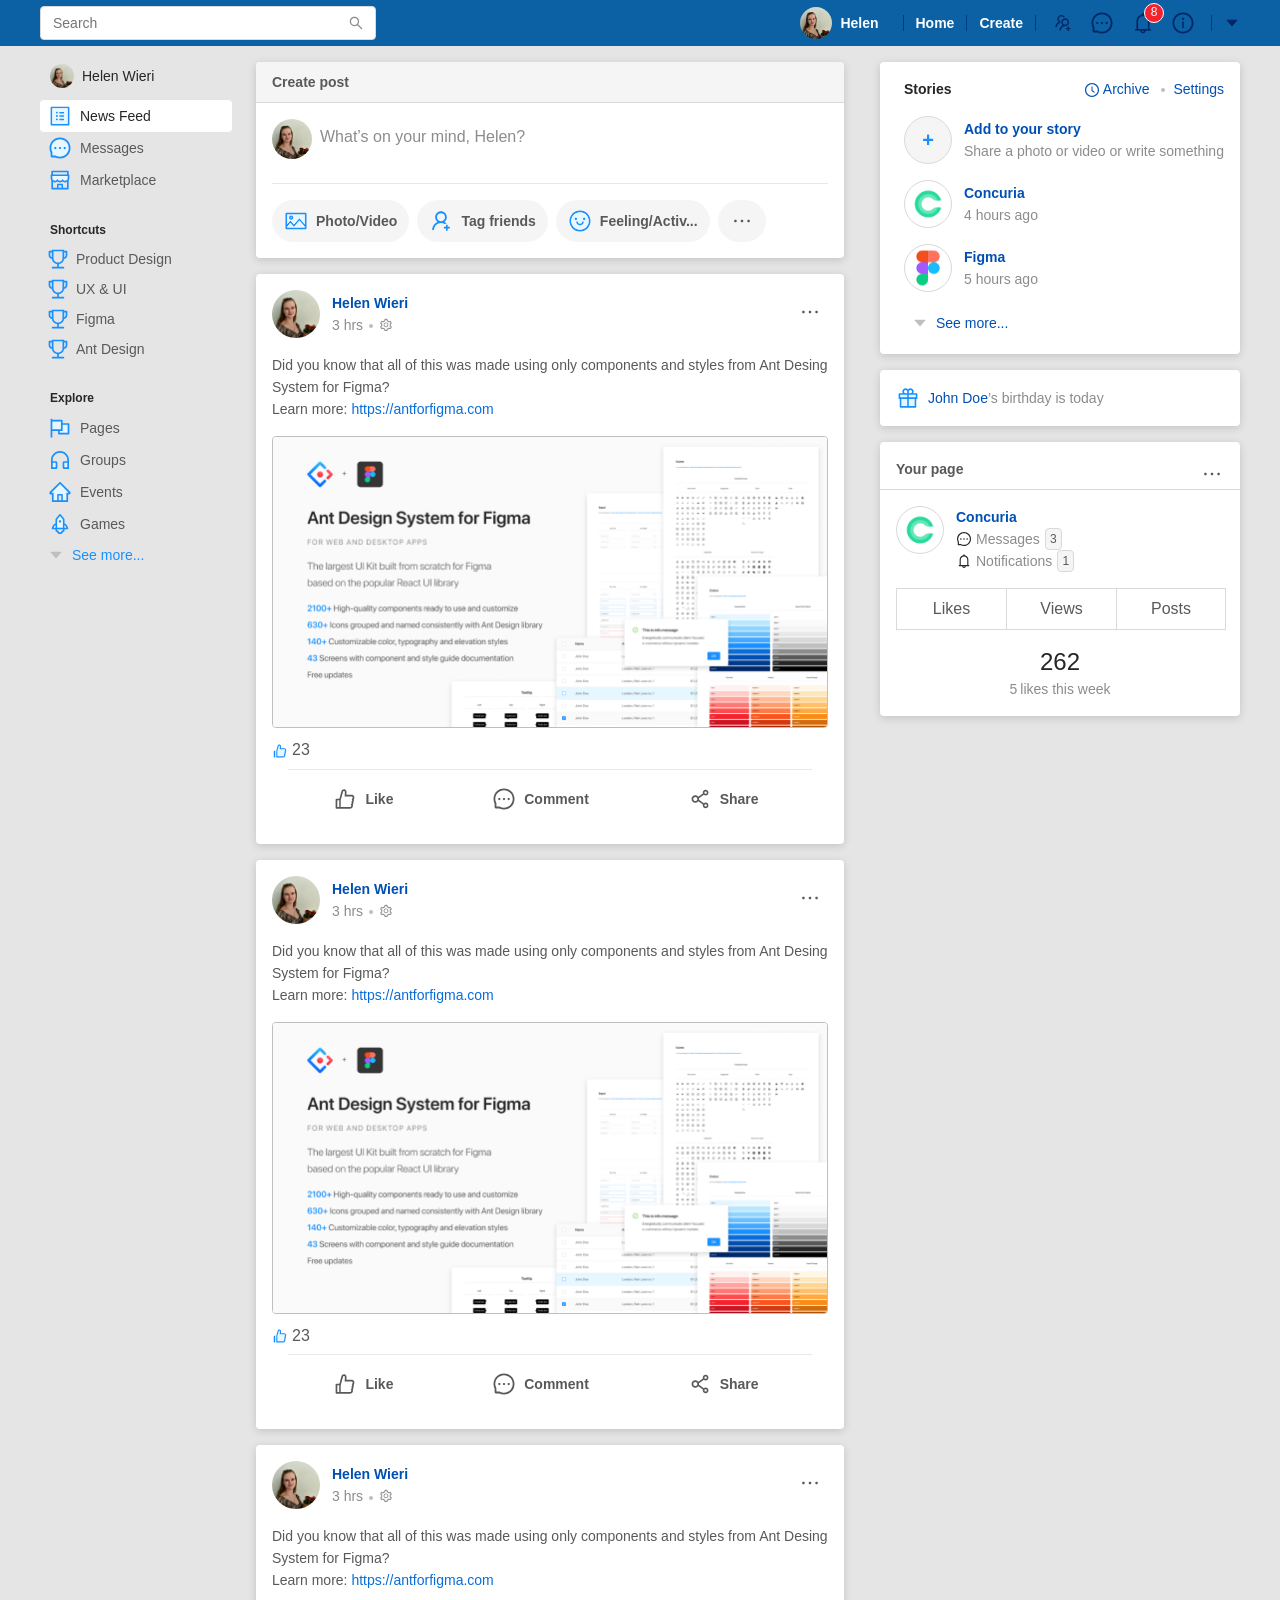
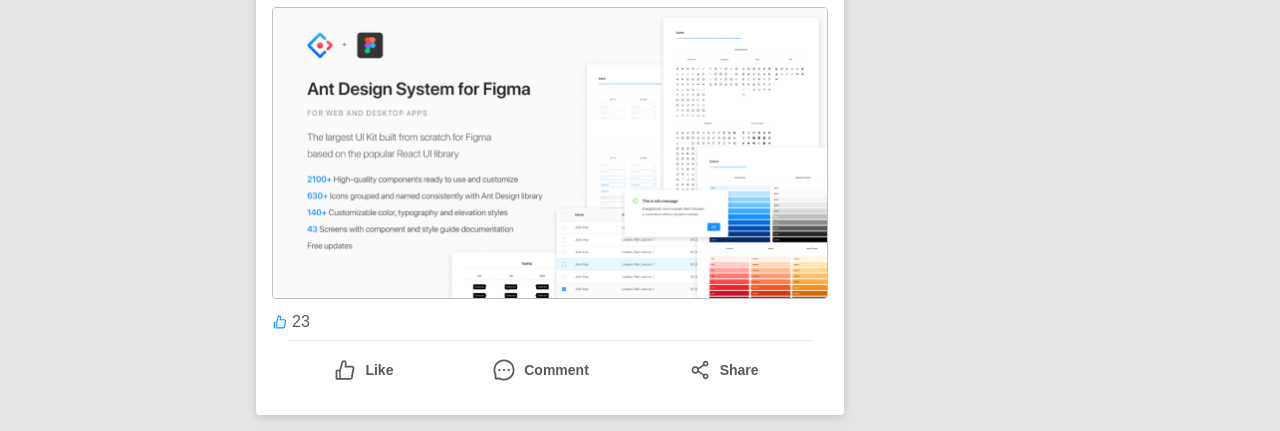
<file: distance/index.html>
<!DOCTYPE html>
<html lang="ru">
<head>
    <meta charset="UTF-8">
    <meta name="viewport" content="width=device-width, initial-scale=1.0">
    <title>Дистанция</title>
    <link rel="stylesheet" href="css/normalize.css">
    <link rel="stylesheet" href="css/style.css">
</head>
<body>
    <header class="header">
        <div class="header-block">
            <button class="m-menu">
                <span class="line"></span>
                <span class="line"></span>
                <span class="line"></span>
            </button>
            <div class="seach">
                <input type="text" class="search-input" autocomplete="off" placeholder="Search">
            </div>
            <div class="havigation">
                <div class="user">
                    <img src="img/avatar.jpg" alt="avatar" class="user-avatar">
                    <span class="user-name">Helen</span>
                </div>
                <nav class="navigation-panel">
                    <a href="#" class="navigation-link">Home</a>
                    <a href="#" class="navigation-link">Create</a>
                </nav>
                <div class="icons-panel">
                    <a href="#" class="icon-link">
                        <svg width="20" height="20" class="header-icon">
                            <use xlink:href="img/icons.svg#users-icon"></use>
                        </svg>   
                    </a>
                    <a href="#" class="icon-link">
                        <svg width="24" height="24" class="header-icon">
                            <use xlink:href="img/icons.svg#chat-icon"></use>
                        </svg>
                    </a>
                    <a href="#" class="icon-link">
                        <span class="notification">8</span>
                        <svg width="24" height="24" class="header-icon">
                            <use xlink:href="img/icons.svg#bell-icon"></use>
                        </svg>
                    </a>
                    <a href="#" class="icon-link">
                        <svg width="22" height="22" class="header-icon">
                            <use xlink:href="img/icons.svg#info-icon"></use>
                        </svg>                       
                    </a>
                    <a href="#" class="icon-link">
                        <svg width="16" height="16" class="header-icon">
                            <use xlink:href="img/icons.svg#dropdown-icon"></use>
                        </svg>                       
                    </a>
                </div>
            </div>
        </div>
    </header>
    <div class="container">
        <div class="menu-sidebar">
            <div class="user">
                <img src="img/avatar.jpg" alt="avatar" class="user-avatar">
                <span class="user-name">Helen Wieri</span>
            </div>
          <!-- /.user -->
          <nav class="nav-group">
              <a href="#" class="nav-link active">
                <svg width="24" height="24" viewBox="0 0 24 24" fill="none" xmlns="http://www.w3.org/2000/svg">
                    <path d="M20.625 2.625H3.375C2.96016 2.625 2.625 2.96016 2.625 3.375V20.625C2.625 21.0398 2.96016 21.375 3.375 21.375H20.625C21.0398 21.375 21.375 21.0398 21.375 20.625V3.375C21.375 2.96016 21.0398 2.625 20.625 2.625ZM19.6875 19.6875H4.3125V4.3125H19.6875V19.6875Z" fill="#1890FF"/>
                    <path d="M4.3125 19.6875H19.6875V4.3125H4.3125V19.6875ZM11.3438 8.0625C11.3438 7.95937 11.4281 7.875 11.5312 7.875H15.8438C15.9469 7.875 16.0312 7.95937 16.0312 8.0625V9.1875C16.0312 9.29063 15.9469 9.375 15.8438 9.375H11.5312C11.4281 9.375 11.3438 9.29063 11.3438 9.1875V8.0625ZM11.3438 11.4375C11.3438 11.3344 11.4281 11.25 11.5312 11.25H15.8438C15.9469 11.25 16.0312 11.3344 16.0312 11.4375V12.5625C16.0312 12.6656 15.9469 12.75 15.8438 12.75H11.5312C11.4281 12.75 11.3438 12.6656 11.3438 12.5625V11.4375ZM11.3438 14.8125C11.3438 14.7094 11.4281 14.625 11.5312 14.625H15.8438C15.9469 14.625 16.0312 14.7094 16.0312 14.8125V15.9375C16.0312 16.0406 15.9469 16.125 15.8438 16.125H11.5312C11.4281 16.125 11.3438 16.0406 11.3438 15.9375V14.8125ZM8.90625 7.6875C9.42422 7.6875 9.84375 8.10703 9.84375 8.625C9.84375 9.14297 9.42422 9.5625 8.90625 9.5625C8.38828 9.5625 7.96875 9.14297 7.96875 8.625C7.96875 8.10703 8.38828 7.6875 8.90625 7.6875ZM8.90625 11.0625C9.42422 11.0625 9.84375 11.482 9.84375 12C9.84375 12.518 9.42422 12.9375 8.90625 12.9375C8.38828 12.9375 7.96875 12.518 7.96875 12C7.96875 11.482 8.38828 11.0625 8.90625 11.0625ZM8.90625 14.4375C9.42422 14.4375 9.84375 14.857 9.84375 15.375C9.84375 15.893 9.42422 16.3125 8.90625 16.3125C8.38828 16.3125 7.96875 15.893 7.96875 15.375C7.96875 14.857 8.38828 14.4375 8.90625 14.4375Z" fill="#E6F7FF"/>
                    <path d="M7.96875 15.375C7.96875 15.6236 8.06752 15.8621 8.24334 16.0379C8.41915 16.2137 8.65761 16.3125 8.90625 16.3125C9.15489 16.3125 9.39335 16.2137 9.56916 16.0379C9.74498 15.8621 9.84375 15.6236 9.84375 15.375C9.84375 15.1264 9.74498 14.8879 9.56916 14.7121C9.39335 14.5363 9.15489 14.4375 8.90625 14.4375C8.65761 14.4375 8.41915 14.5363 8.24334 14.7121C8.06752 14.8879 7.96875 15.1264 7.96875 15.375ZM7.96875 12C7.96875 12.2486 8.06752 12.4871 8.24334 12.6629C8.41915 12.8387 8.65761 12.9375 8.90625 12.9375C9.15489 12.9375 9.39335 12.8387 9.56916 12.6629C9.74498 12.4871 9.84375 12.2486 9.84375 12C9.84375 11.7514 9.74498 11.5129 9.56916 11.3371C9.39335 11.1613 9.15489 11.0625 8.90625 11.0625C8.65761 11.0625 8.41915 11.1613 8.24334 11.3371C8.06752 11.5129 7.96875 11.7514 7.96875 12ZM7.96875 8.625C7.96875 8.87364 8.06752 9.1121 8.24334 9.28791C8.41915 9.46373 8.65761 9.5625 8.90625 9.5625C9.15489 9.5625 9.39335 9.46373 9.56916 9.28791C9.74498 9.1121 9.84375 8.87364 9.84375 8.625C9.84375 8.37636 9.74498 8.1379 9.56916 7.96209C9.39335 7.78627 9.15489 7.6875 8.90625 7.6875C8.65761 7.6875 8.41915 7.78627 8.24334 7.96209C8.06752 8.1379 7.96875 8.37636 7.96875 8.625ZM11.5312 16.125H15.8438C15.9469 16.125 16.0312 16.0406 16.0312 15.9375V14.8125C16.0312 14.7094 15.9469 14.625 15.8438 14.625H11.5312C11.4281 14.625 11.3438 14.7094 11.3438 14.8125V15.9375C11.3438 16.0406 11.4281 16.125 11.5312 16.125ZM11.5312 12.75H15.8438C15.9469 12.75 16.0312 12.6656 16.0312 12.5625V11.4375C16.0312 11.3344 15.9469 11.25 15.8438 11.25H11.5312C11.4281 11.25 11.3438 11.3344 11.3438 11.4375V12.5625C11.3438 12.6656 11.4281 12.75 11.5312 12.75ZM11.5312 9.375H15.8438C15.9469 9.375 16.0312 9.29062 16.0312 9.1875V8.0625C16.0312 7.95937 15.9469 7.875 15.8438 7.875H11.5312C11.4281 7.875 11.3438 7.95937 11.3438 8.0625V9.1875C11.3438 9.29062 11.4281 9.375 11.5312 9.375Z" fill="#1890FF"/>
                    </svg>
                    <span class="nav-text"> News Feed </span>
               </a>
               <a href="#" class="nav-link">
                <svg width="24" height="24" viewBox="0 0 24 24" fill="none" xmlns="http://www.w3.org/2000/svg">
                    <path d="M18.1719 5.83371C17.3735 5.03264 16.426 4.39565 15.3828 3.95871C14.3129 3.50917 13.1637 3.27885 12.0031 3.28136H11.9633C9.62659 3.29074 7.43987 4.2048 5.80393 5.85714C4.16565 7.50949 3.27268 9.70324 3.28206 12.04C3.28909 13.4532 3.64065 14.8571 4.30159 16.097L4.40706 16.2939V19.5939H7.70706L7.90393 19.6993C9.14377 20.3603 10.5477 20.7118 11.961 20.7189H12.0008C14.3211 20.7189 16.5008 19.8235 18.1438 18.197C19.7938 16.561 20.7102 14.3743 20.7242 12.04C20.7289 10.854 20.5016 9.70558 20.0469 8.62277C19.6097 7.57975 18.9727 6.63229 18.1719 5.83371ZM7.31331 13.1251C7.01891 13.1191 6.73861 12.9979 6.53253 12.7876C6.32646 12.5773 6.21104 12.2946 6.21104 12.0001C6.21104 11.7057 6.32646 11.4229 6.53253 11.2126C6.73861 11.0023 7.01891 10.8811 7.31331 10.8751C7.6077 10.8811 7.88801 11.0023 8.09408 11.2126C8.30015 11.4229 8.41558 11.7057 8.41558 12.0001C8.41558 12.2946 8.30015 12.5773 8.09408 12.7876C7.88801 12.9979 7.6077 13.1191 7.31331 13.1251ZM12.0008 13.1251C11.7064 13.1191 11.4261 12.9979 11.22 12.7876C11.014 12.5773 10.8985 12.2946 10.8985 12.0001C10.8985 11.7057 11.014 11.4229 11.22 11.2126C11.4261 11.0023 11.7064 10.8811 12.0008 10.8751C12.2952 10.8811 12.5755 11.0023 12.7816 11.2126C12.9877 11.4229 13.1031 11.7057 13.1031 12.0001C13.1031 12.2946 12.9877 12.5773 12.7816 12.7876C12.5755 12.9979 12.2952 13.1191 12.0008 13.1251ZM16.6883 13.1251C16.3939 13.1191 16.1136 12.9979 15.9075 12.7876C15.7015 12.5773 15.586 12.2946 15.586 12.0001C15.586 11.7057 15.7015 11.4229 15.9075 11.2126C16.1136 11.0023 16.3939 10.8811 16.6883 10.8751C16.9827 10.8811 17.263 11.0023 17.4691 11.2126C17.6752 11.4229 17.7906 11.7057 17.7906 12.0001C17.7906 12.2946 17.6752 12.5773 17.4691 12.7876C17.263 12.9979 16.9827 13.1191 16.6883 13.1251Z" fill="#E6F7FF"/>
                    <path d="M15.5625 12C15.5625 12.2984 15.681 12.5845 15.892 12.7955C16.103 13.0065 16.3891 13.125 16.6875 13.125C16.9859 13.125 17.272 13.0065 17.483 12.7955C17.694 12.5845 17.8125 12.2984 17.8125 12C17.8125 11.7016 17.694 11.4155 17.483 11.2045C17.272 10.9935 16.9859 10.875 16.6875 10.875C16.3891 10.875 16.103 10.9935 15.892 11.2045C15.681 11.4155 15.5625 11.7016 15.5625 12ZM6.1875 12C6.1875 12.2984 6.30603 12.5845 6.517 12.7955C6.72798 13.0065 7.01413 13.125 7.3125 13.125C7.61087 13.125 7.89702 13.0065 8.108 12.7955C8.31897 12.5845 8.4375 12.2984 8.4375 12C8.4375 11.7016 8.31897 11.4155 8.108 11.2045C7.89702 10.9935 7.61087 10.875 7.3125 10.875C7.01413 10.875 6.72798 10.9935 6.517 11.2045C6.30603 11.4155 6.1875 11.7016 6.1875 12Z" fill="#1890FF"/>
                    <path d="M21.6846 7.93125C21.1549 6.67266 20.3955 5.54297 19.4275 4.57266C18.4663 3.60796 17.3253 2.84114 16.0689 2.31563C14.7799 1.77422 13.4111 1.5 12.0002 1.5H11.9533C10.533 1.50703 9.15723 1.78828 7.86348 2.34141C6.61791 2.87232 5.48753 3.64049 4.53535 4.60312C3.57676 5.57109 2.82441 6.69609 2.3041 7.95C1.76504 9.24844 1.49316 10.6289 1.50019 12.0492C1.50815 13.6769 1.89322 15.2806 2.62519 16.7344V20.2969C2.62519 20.5828 2.73878 20.857 2.94097 21.0592C3.14316 21.2614 3.41738 21.375 3.70332 21.375H7.26816C8.72198 22.107 10.3257 22.492 11.9533 22.5H12.0025C13.4064 22.5 14.7682 22.2281 16.0502 21.6961C17.3002 21.1768 18.437 20.419 19.3971 19.4648C20.365 18.5063 21.1268 17.3859 21.6588 16.1367C22.2119 14.843 22.4932 13.4672 22.5002 12.0469C22.5072 10.6195 22.2307 9.23438 21.6846 7.93125ZM18.1432 18.1969C16.5002 19.8234 14.3205 20.7188 12.0002 20.7188H11.9604C10.5471 20.7117 9.14316 20.3602 7.90332 19.6992L7.70644 19.5938H4.40644V16.2938L4.30098 16.0969C3.64004 14.857 3.28848 13.4531 3.28144 12.0398C3.27207 9.70312 4.16504 7.50937 5.80332 5.85703C7.43926 4.20469 9.62598 3.29062 11.9627 3.28125H12.0025C13.1744 3.28125 14.3111 3.50859 15.3822 3.95859C16.4275 4.39687 17.365 5.02734 18.1713 5.83359C18.9752 6.6375 19.608 7.57734 20.0463 8.62266C20.501 9.70547 20.7283 10.8539 20.7236 12.0398C20.7096 14.3742 19.7932 16.5609 18.1432 18.1969Z" fill="#1890FF"/>
                    <path d="M10.875 12C10.875 12.2984 10.9935 12.5845 11.2045 12.7955C11.4155 13.0065 11.7016 13.125 12 13.125C12.2984 13.125 12.5845 13.0065 12.7955 12.7955C13.0065 12.5845 13.125 12.2984 13.125 12C13.125 11.7016 13.0065 11.4155 12.7955 11.2045C12.5845 10.9935 12.2984 10.875 12 10.875C11.7016 10.875 11.4155 10.9935 11.2045 11.2045C10.9935 11.4155 10.875 11.7016 10.875 12Z" fill="#1890FF"/>
                    </svg>
                    
                    <span class="nav-text"> Messages</span>
               </a>
               <a href="#" class="nav-link">
                <svg width="24" height="24" viewBox="0 0 24 24" fill="none" xmlns="http://www.w3.org/2000/svg">
                    <path d="M19.6758 8.0625H4.32422C4.31719 8.0625 4.3125 8.06719 4.3125 8.07422V10.2117C4.3125 11.6133 5.46094 12.75 6.87422 12.75C7.82812 12.75 8.66016 12.2344 9.10312 11.468C9.17109 11.3484 9.3 11.2734 9.43828 11.2734C9.57656 11.2734 9.70312 11.3484 9.77344 11.468C10.2141 12.2344 11.0461 12.75 12 12.75C12.9563 12.75 13.7906 12.232 14.2289 11.4633C14.2969 11.3461 14.4211 11.2734 14.5547 11.2734H14.5687C14.7047 11.2734 14.8266 11.3461 14.8945 11.4633C15.3352 12.232 16.1695 12.75 17.1258 12.75C18.5391 12.75 19.6875 11.6133 19.6875 10.2117V8.07422C19.6875 8.06719 19.6828 8.0625 19.6758 8.0625Z" fill="#E6F7FF"/>
                    <path d="M20.6723 6.37734V3.375C20.6723 2.96016 20.3371 2.625 19.9223 2.625H4.07851C3.66366 2.625 3.32851 2.96016 3.32851 3.375V6.37734C2.9371 6.40078 2.62538 6.72656 2.62538 7.125V10.2117C2.62388 10.779 2.73875 11.3406 2.96288 11.8617C3.06366 12.1008 3.18788 12.3258 3.32851 12.5391V20.625C3.32851 21.0375 3.66366 21.375 4.07851 21.375H19.9223C20.3371 21.375 20.6723 21.0398 20.6723 20.625V12.5391C20.8151 12.3252 20.9375 12.0985 21.0379 11.8617C21.2605 11.3391 21.3754 10.7836 21.3754 10.2117V7.125C21.3754 6.72656 21.0637 6.40078 20.6723 6.37734ZM5.01601 4.3125H18.9848V6.375H5.01601V4.3125ZM13.5004 19.6898H10.5004V17.25H13.5004V19.6898ZM18.9941 19.6898H15.0004V16.5C15.0004 16.0852 14.6652 15.75 14.2504 15.75H9.75038C9.33554 15.75 9.00038 16.0852 9.00038 16.5V19.6898H5.01601V14.0133C5.08397 14.0461 5.15429 14.0789 5.22694 14.107C5.7496 14.3273 6.30507 14.4375 6.87694 14.4375C7.44882 14.4375 8.00194 14.3273 8.52694 14.107C8.85038 13.9711 9.15507 13.7977 9.43397 13.5891C9.43866 13.5867 9.44335 13.5867 9.44804 13.5891C9.72781 13.7985 10.0325 13.9725 10.3551 14.107C10.8777 14.3273 11.4332 14.4375 12.0051 14.4375C12.5769 14.4375 13.1301 14.3273 13.6551 14.107C13.9785 13.9711 14.2832 13.7977 14.5621 13.5891C14.5668 13.5867 14.5715 13.5867 14.5762 13.5891C14.8559 13.7985 15.1606 13.9725 15.4832 14.107C16.0058 14.3273 16.5613 14.4375 17.1332 14.4375C17.7051 14.4375 18.2582 14.3273 18.7832 14.107C18.8535 14.0766 18.9238 14.0461 18.9941 14.0133V19.6898ZM19.6879 10.2117C19.6879 11.6133 18.5394 12.75 17.1262 12.75C16.1699 12.75 15.3355 12.232 14.8949 11.4633C14.8269 11.3461 14.7051 11.2734 14.5691 11.2734H14.5551C14.4215 11.2734 14.2973 11.3461 14.2293 11.4633C14.0044 11.8554 13.6798 12.1811 13.2883 12.4071C12.8968 12.6331 12.4524 12.7514 12.0004 12.75C11.0465 12.75 10.2144 12.2344 9.77382 11.468C9.70351 11.3484 9.57694 11.2734 9.43866 11.2734C9.30038 11.2734 9.17147 11.3484 9.10351 11.468C8.87734 11.8586 8.55224 12.1828 8.16096 12.4079C7.76967 12.6329 7.326 12.7509 6.8746 12.75C5.46132 12.75 4.31288 11.6133 4.31288 10.2117V8.07422C4.31288 8.06719 4.31757 8.0625 4.3246 8.0625H19.6762C19.6832 8.0625 19.6879 8.06719 19.6879 8.07422V10.2117Z" fill="#1890FF"/>
                    </svg>
                    
                    <span class="nav-text"> Marketplace</span>
               </a>
              </nav>
              <nav class="nav-group">
                  <h3 class="nav-title">Shortcuts</h3>
                  <a href="#" class="nav-link">
                    <svg width="20" height="20" viewBox="0 0 20 20" fill="none" xmlns="http://www.w3.org/2000/svg">
                        <path d="M18.3438 1.75H16.1875V0.8125C16.1875 0.709375 16.1031 0.625 16 0.625H4C3.89687 0.625 3.8125 0.709375 3.8125 0.8125V1.75H1.65625C1.38275 1.75 1.12044 1.85865 0.927046 2.05205C0.733649 2.24544 0.625 2.50775 0.625 2.78125V6.25C0.625 8.16484 2.03125 9.75625 3.86406 10.0469C4.22734 12.7703 6.41406 14.9148 9.15625 15.2148V17.6805H4.5625C4.14766 17.6805 3.8125 18.0156 3.8125 18.4305V19.1875C3.8125 19.2906 3.89687 19.375 4 19.375H16C16.1031 19.375 16.1875 19.2906 16.1875 19.1875V18.4305C16.1875 18.0156 15.8523 17.6805 15.4375 17.6805H10.8438V15.2148C13.5859 14.9148 15.7727 12.7703 16.1359 10.0469C17.9688 9.75625 19.375 8.16484 19.375 6.25V2.78125C19.375 2.50775 19.2663 2.24544 19.073 2.05205C18.8796 1.85865 18.6173 1.75 18.3438 1.75ZM3.8125 8.30313C3.37714 8.16406 2.99723 7.89025 2.72762 7.52122C2.45801 7.15219 2.31264 6.70703 2.3125 6.25V3.4375H3.8125V8.30313ZM14.5 9.25C14.5 10.4008 14.0523 11.4859 13.2367 12.2992C12.4211 13.1148 11.3383 13.5625 10.1875 13.5625H9.8125C8.66172 13.5625 7.57656 13.1148 6.76328 12.2992C5.94766 11.4836 5.5 10.4008 5.5 9.25V2.3125H14.5V9.25ZM17.6875 6.25C17.6875 7.21094 17.057 8.02656 16.1875 8.30313V3.4375H17.6875V6.25Z" fill="#1890FF"/>
                        </svg>
                          <span class="nav-text">
                            Product Design
                          </span>
                  </a>
                  <a href="#" class="nav-link">
                    <svg width="20" height="20" viewBox="0 0 20 20" fill="none" xmlns="http://www.w3.org/2000/svg">
                        <path d="M18.3438 1.75H16.1875V0.8125C16.1875 0.709375 16.1031 0.625 16 0.625H4C3.89687 0.625 3.8125 0.709375 3.8125 0.8125V1.75H1.65625C1.38275 1.75 1.12044 1.85865 0.927046 2.05205C0.733649 2.24544 0.625 2.50775 0.625 2.78125V6.25C0.625 8.16484 2.03125 9.75625 3.86406 10.0469C4.22734 12.7703 6.41406 14.9148 9.15625 15.2148V17.6805H4.5625C4.14766 17.6805 3.8125 18.0156 3.8125 18.4305V19.1875C3.8125 19.2906 3.89687 19.375 4 19.375H16C16.1031 19.375 16.1875 19.2906 16.1875 19.1875V18.4305C16.1875 18.0156 15.8523 17.6805 15.4375 17.6805H10.8438V15.2148C13.5859 14.9148 15.7727 12.7703 16.1359 10.0469C17.9688 9.75625 19.375 8.16484 19.375 6.25V2.78125C19.375 2.50775 19.2663 2.24544 19.073 2.05205C18.8796 1.85865 18.6173 1.75 18.3438 1.75ZM3.8125 8.30313C3.37714 8.16406 2.99723 7.89025 2.72762 7.52122C2.45801 7.15219 2.31264 6.70703 2.3125 6.25V3.4375H3.8125V8.30313ZM14.5 9.25C14.5 10.4008 14.0523 11.4859 13.2367 12.2992C12.4211 13.1148 11.3383 13.5625 10.1875 13.5625H9.8125C8.66172 13.5625 7.57656 13.1148 6.76328 12.2992C5.94766 11.4836 5.5 10.4008 5.5 9.25V2.3125H14.5V9.25ZM17.6875 6.25C17.6875 7.21094 17.057 8.02656 16.1875 8.30313V3.4375H17.6875V6.25Z" fill="#1890FF"/>
                        </svg>
                          <span class="nav-text">
                            UX & UI
                          </span>
                  </a>
                  <a href="#" class="nav-link">
                    <svg width="20" height="20" viewBox="0 0 20 20" fill="none" xmlns="http://www.w3.org/2000/svg">
                        <path d="M18.3438 1.75H16.1875V0.8125C16.1875 0.709375 16.1031 0.625 16 0.625H4C3.89687 0.625 3.8125 0.709375 3.8125 0.8125V1.75H1.65625C1.38275 1.75 1.12044 1.85865 0.927046 2.05205C0.733649 2.24544 0.625 2.50775 0.625 2.78125V6.25C0.625 8.16484 2.03125 9.75625 3.86406 10.0469C4.22734 12.7703 6.41406 14.9148 9.15625 15.2148V17.6805H4.5625C4.14766 17.6805 3.8125 18.0156 3.8125 18.4305V19.1875C3.8125 19.2906 3.89687 19.375 4 19.375H16C16.1031 19.375 16.1875 19.2906 16.1875 19.1875V18.4305C16.1875 18.0156 15.8523 17.6805 15.4375 17.6805H10.8438V15.2148C13.5859 14.9148 15.7727 12.7703 16.1359 10.0469C17.9688 9.75625 19.375 8.16484 19.375 6.25V2.78125C19.375 2.50775 19.2663 2.24544 19.073 2.05205C18.8796 1.85865 18.6173 1.75 18.3438 1.75ZM3.8125 8.30313C3.37714 8.16406 2.99723 7.89025 2.72762 7.52122C2.45801 7.15219 2.31264 6.70703 2.3125 6.25V3.4375H3.8125V8.30313ZM14.5 9.25C14.5 10.4008 14.0523 11.4859 13.2367 12.2992C12.4211 13.1148 11.3383 13.5625 10.1875 13.5625H9.8125C8.66172 13.5625 7.57656 13.1148 6.76328 12.2992C5.94766 11.4836 5.5 10.4008 5.5 9.25V2.3125H14.5V9.25ZM17.6875 6.25C17.6875 7.21094 17.057 8.02656 16.1875 8.30313V3.4375H17.6875V6.25Z" fill="#1890FF"/>
                        </svg>
                          <span class="nav-text">
                            Figma
                          </span>
                  </a>
                  <a href="#" class="nav-link">
                    <svg width="20" height="20" viewBox="0 0 20 20" fill="none" xmlns="http://www.w3.org/2000/svg">
                        <path d="M18.3438 1.75H16.1875V0.8125C16.1875 0.709375 16.1031 0.625 16 0.625H4C3.89687 0.625 3.8125 0.709375 3.8125 0.8125V1.75H1.65625C1.38275 1.75 1.12044 1.85865 0.927046 2.05205C0.733649 2.24544 0.625 2.50775 0.625 2.78125V6.25C0.625 8.16484 2.03125 9.75625 3.86406 10.0469C4.22734 12.7703 6.41406 14.9148 9.15625 15.2148V17.6805H4.5625C4.14766 17.6805 3.8125 18.0156 3.8125 18.4305V19.1875C3.8125 19.2906 3.89687 19.375 4 19.375H16C16.1031 19.375 16.1875 19.2906 16.1875 19.1875V18.4305C16.1875 18.0156 15.8523 17.6805 15.4375 17.6805H10.8438V15.2148C13.5859 14.9148 15.7727 12.7703 16.1359 10.0469C17.9688 9.75625 19.375 8.16484 19.375 6.25V2.78125C19.375 2.50775 19.2663 2.24544 19.073 2.05205C18.8796 1.85865 18.6173 1.75 18.3438 1.75ZM3.8125 8.30313C3.37714 8.16406 2.99723 7.89025 2.72762 7.52122C2.45801 7.15219 2.31264 6.70703 2.3125 6.25V3.4375H3.8125V8.30313ZM14.5 9.25C14.5 10.4008 14.0523 11.4859 13.2367 12.2992C12.4211 13.1148 11.3383 13.5625 10.1875 13.5625H9.8125C8.66172 13.5625 7.57656 13.1148 6.76328 12.2992C5.94766 11.4836 5.5 10.4008 5.5 9.25V2.3125H14.5V9.25ZM17.6875 6.25C17.6875 7.21094 17.057 8.02656 16.1875 8.30313V3.4375H17.6875V6.25Z" fill="#1890FF"/>
                        </svg>
                          <span class="nav-text">
                            Ant Design
                          </span>
                  </a>
              </nav>
              <nav class="nav-group">
                <h3 class="nav-title">Explore</h3>
                <a href="#" class="nav-link">
                    <svg width="24" height="24" viewBox="0 0 24 24" fill="none" xmlns="http://www.w3.org/2000/svg">
                        <path d="M4.3125 5.4375H12.9375V13.3125H4.3125V5.4375Z" fill="#E6F7FF"/>
                        <path d="M14.625 14.8125C14.625 14.9156 14.5406 15 14.4375 15H11.8125V16.7109H19.6875V8.83594H14.625V14.8125Z" fill="#E6F7FF"/>
                        <path d="M20.625 7.14844H14.625V4.5C14.625 4.08516 14.2898 3.75 13.875 3.75H4.3125V2.8125C4.3125 2.70937 4.22812 2.625 4.125 2.625H2.8125C2.70937 2.625 2.625 2.70937 2.625 2.8125V21.1875C2.625 21.2906 2.70937 21.375 2.8125 21.375H4.125C4.22812 21.375 4.3125 21.2906 4.3125 21.1875V15H10.125V17.6484C10.125 18.0633 10.4602 18.3984 10.875 18.3984H20.625C21.0398 18.3984 21.375 18.0633 21.375 17.6484V7.89844C21.375 7.48359 21.0398 7.14844 20.625 7.14844ZM4.3125 13.3125V5.4375H12.9375V13.3125H4.3125ZM19.6875 16.7109H11.8125V15H14.4375C14.5406 15 14.625 14.9156 14.625 14.8125V8.83594H19.6875V16.7109Z" fill="#1890FF"/>
                        </svg>
                        
                        <span class="nav-text">
                            Pages
                        </span>
                </a>
                <a href="#" class="nav-link">
                    <svg width="24" height="24" viewBox="0 0 24 24" fill="none" xmlns="http://www.w3.org/2000/svg">
                        <path d="M16.3125 14.8125H19.3125V19.3125H16.3125V14.8125ZM4.6875 14.8125H7.6875V19.3125H4.6875V14.8125Z" fill="#E6F7FF"/>
                        <path d="M12 3C7.02891 3 3 7.02891 3 12V20.4375C3 20.7492 3.25078 21 3.5625 21H7.875C8.70234 21 9.375 20.3273 9.375 19.5V14.625C9.375 13.7977 8.70234 13.125 7.875 13.125H4.6875V12C4.6875 7.96172 7.96172 4.6875 12 4.6875C16.0383 4.6875 19.3125 7.96172 19.3125 12V13.125H16.125C15.2977 13.125 14.625 13.7977 14.625 14.625V19.5C14.625 20.3273 15.2977 21 16.125 21H20.4375C20.7492 21 21 20.7492 21 20.4375V12C21 7.02891 16.9711 3 12 3ZM7.6875 14.8125V19.3125H4.6875V14.8125H7.6875ZM19.3125 19.3125H16.3125V14.8125H19.3125V19.3125Z" fill="#1890FF"/>
                        </svg>
                        
                        <span class="nav-text">
                            Groups
                        </span>
                </a>
                <a href="#" class="nav-link">
                    <svg width="24" height="24" viewBox="0 0 24 24" fill="none" xmlns="http://www.w3.org/2000/svg">
                        <path d="M12.0031 4.04531L3.33121 12.7102H5.58121V20.3438H9.18824V15C9.18824 14.482 9.60778 14.0625 10.1257 14.0625H13.8757C14.3937 14.0625 14.8132 14.482 14.8132 15V20.3438H18.4203V12.7102H20.6726L12.5445 4.58672L12.0031 4.04531ZM22.1867 13.957C22.0461 14.0977 21.8797 14.2102 21.6992 14.2828C21.8797 14.2078 22.0461 14.0977 22.1867 13.957ZM1.39762 13.1438C1.51481 13.8539 2.13356 14.3977 2.87653 14.3977H2.89762C2.14996 14.3977 1.51715 13.8586 1.39762 13.1438ZM1.37653 12.8977V12.8531V12.8977ZM1.37887 12.8367C1.38121 12.7641 1.39059 12.6938 1.40231 12.6235C1.38824 12.6914 1.38121 12.7641 1.37887 12.8367Z" fill="#E6F7FF"/>
                        <path d="M22.2883 11.9531C22.2883 11.9508 22.286 11.9508 22.286 11.9484L22.2438 11.8992C22.2414 11.8969 22.2391 11.8922 22.2344 11.8898C22.218 11.8711 22.1993 11.8523 22.1828 11.8336L13.1266 2.78436L12.5196 2.17733C12.3813 2.03993 12.1942 1.96282 11.9993 1.96282C11.8043 1.96282 11.6173 2.03993 11.4789 2.17733L1.81566 11.8359C1.64109 12.0096 1.51225 12.2238 1.44066 12.4594L1.4266 12.5086L1.41957 12.5344L1.41254 12.5625C1.40785 12.5789 1.40551 12.5953 1.40316 12.6117C1.40316 12.614 1.40316 12.6187 1.40082 12.6211C1.38676 12.6914 1.37972 12.7617 1.37738 12.8344V12.9117C1.37738 12.9234 1.37738 12.9351 1.37972 12.9469C1.37972 12.9586 1.37972 12.968 1.38207 12.9797C1.38207 12.9914 1.38441 13.0031 1.38441 13.0148C1.38441 13.0289 1.38676 13.043 1.3891 13.057C1.3891 13.064 1.39144 13.0711 1.39144 13.0781L1.39847 13.1367V13.139C1.51801 13.8539 2.15316 14.393 2.89847 14.393H3.89457V22.0312H20.1063V14.3976H21.1235C21.325 14.3976 21.5196 14.3578 21.6977 14.2828C21.8758 14.2078 22.0422 14.0976 22.1852 13.957C22.3248 13.8178 22.4355 13.6523 22.5107 13.4701C22.5859 13.2878 22.6243 13.0925 22.6235 12.8953C22.6235 12.5508 22.5063 12.2203 22.2883 11.9531ZM13.3118 20.3437H10.6868V15.5625H13.3118V20.3437ZM18.4188 12.7101V20.3437H14.8118V15C14.8118 14.482 14.3922 14.0625 13.8743 14.0625H10.1243C9.60629 14.0625 9.18676 14.482 9.18676 15V20.3437H5.57972V12.7101H3.32972L12.0016 4.0453L12.543 4.58671L20.6711 12.7101H18.4188Z" fill="#1890FF"/>
                        </svg>
                        
                        <span class="nav-text">
                          Events
                        </span>
                </a>
                <a href="#" class="nav-link">
                    <svg width="24" height="24" viewBox="0 0 24 24" fill="none" xmlns="http://www.w3.org/2000/svg">
                        <path d="M6.13434 14.5643C5.91403 14.9064 5.7359 15.2744 5.60699 15.6564H7.59449V13.0947C7.01324 13.4744 6.51637 13.9736 6.13434 14.5643ZM16.407 13.0947V15.6564H18.3945C18.2656 15.2744 18.0875 14.9064 17.8671 14.5643C17.4893 13.9771 16.9917 13.4763 16.407 13.0947ZM14.907 7.47207L12.0007 4.02676L9.09449 7.47207V15.6564H14.907V7.47207ZM12.0007 10.5002C11.7064 10.4942 11.426 10.373 11.22 10.1627C11.0139 9.95237 10.8985 9.66965 10.8985 9.37519C10.8985 9.08074 11.0139 8.79802 11.22 8.58769C11.426 8.37737 11.7064 8.2562 12.0007 8.25019C12.2951 8.2562 12.5754 8.37737 12.7815 8.58769C12.9876 8.79802 13.103 9.08074 13.103 9.37519C13.103 9.66965 12.9876 9.95237 12.7815 10.1627C12.5754 10.373 12.2951 10.4942 12.0007 10.5002Z" fill="#E6F7FF"/>
                        <path d="M20.25 17.25C20.25 14.6344 18.7172 12.375 16.5 11.3227V7.43672C16.5 7.08281 16.3758 6.74063 16.1461 6.47109L12.5742 2.23594C12.4242 2.05781 12.2109 1.96875 12 1.96875C11.7891 1.96875 11.5758 2.05781 11.4258 2.23594L7.85391 6.47109C7.62578 6.74118 7.50043 7.08318 7.5 7.43672V11.3227C5.28281 12.375 3.75 14.6344 3.75 17.25H7.41797C7.36406 17.4187 7.33594 17.6016 7.33594 17.8078C7.33594 18.3258 7.51406 18.832 7.8375 19.2328C8.1015 19.5606 8.45115 19.8088 8.84766 19.95C9.38906 21.2156 10.6195 22.0312 12 22.0312C12.682 22.0312 13.343 21.8297 13.9078 21.45C14.4609 21.0797 14.8898 20.5617 15.15 19.95C15.5463 19.8097 15.896 19.5623 16.1602 19.2352C16.484 18.8307 16.6609 18.3283 16.6617 17.8102C16.6617 17.6133 16.6359 17.4258 16.5891 17.2523L20.25 17.25ZM7.59375 15.6562H5.60625C5.73516 15.2742 5.91328 14.9063 6.13359 14.5641C6.51563 13.9734 7.0125 13.4742 7.59375 13.0945V15.6562ZM9.09375 11.3227V7.47187L12 4.02656L14.9062 7.47187V15.6562H9.09375V11.3227ZM14.7211 18.3797C14.5992 18.45 14.4586 18.4781 14.3203 18.4594L13.8633 18.4031L13.7977 18.8578C13.6711 19.7461 12.8977 20.4164 12 20.4164C11.1023 20.4164 10.3289 19.7461 10.2023 18.8578L10.1367 18.4008L9.67969 18.4594C9.54074 18.4759 9.40017 18.4472 9.27891 18.3773C9.075 18.2602 8.94844 18.0422 8.94844 17.8055C8.94844 17.557 9.08672 17.3508 9.29062 17.2477H14.7117C14.918 17.3531 15.0539 17.5594 15.0539 17.8055C15.0516 18.0445 14.925 18.2648 14.7211 18.3797ZM16.4062 15.6562V13.0945C16.991 13.4761 17.4886 13.9769 17.8664 14.5641C18.0867 14.9063 18.2648 15.2742 18.3937 15.6562H16.4062Z" fill="#1890FF"/>
                        <path d="M10.875 9.375C10.875 9.67337 10.9935 9.95952 11.2045 10.1705C11.4155 10.3815 11.7016 10.5 12 10.5C12.2984 10.5 12.5845 10.3815 12.7955 10.1705C13.0065 9.95952 13.125 9.67337 13.125 9.375C13.125 9.07663 13.0065 8.79048 12.7955 8.5795C12.5845 8.36853 12.2984 8.25 12 8.25C11.7016 8.25 11.4155 8.36853 11.2045 8.5795C10.9935 8.79048 10.875 9.07663 10.875 9.375Z" fill="#1890FF"/>
                        </svg>
                        <span class="nav-text">
                           Games
                        </span>
                </a>
                <a href="#" class="nav-link">
                    <svg width="16" height="16" viewBox="0 0 16 16" fill="none" xmlns="http://www.w3.org/2000/svg">
                        <path d="M13.1308 4.6875H2.8683C2.56049 4.6875 2.38862 5.0125 2.57924 5.23437L7.71049 11.1844C7.85736 11.3547 8.14018 11.3547 8.28861 11.1844L13.4199 5.23437C13.6105 5.0125 13.4386 4.6875 13.1308 4.6875Z" fill="#BFBFBF"/>
                        </svg>
                        
                        <span class="nav-text additional">
                            See more...
                        </span>
                </a>
            </nav>                      
        </div>
        <!-- /.menu-sidebar -->
        <div class="main-feed">
            <div class="create-post">
                <div class="create-post-header">
                    <h4 class="create-post-title">Create post</h4>
                </div>
                <!-- /.header -->
                <div class="create-post-body">
                    <img src="img/avatar.jpg" alt="avatar" class="user-avatar">
                    <div class="create-post-input" contenteditable="true">What’s on your mind, Helen?</div>
                </div>
                <!-- /.body -->
                <div class="create-post-footer">
                    <button class="tag">
                        <svg class="tag-icon" width="24" height="24" viewBox="0 0 24 24" fill="none" xmlns="http://www.w3.org/2000/svg">
                            <path d="M21.75 3.75H2.25C1.83516 3.75 1.5 4.08516 1.5 4.5V19.5C1.5 19.9148 1.83516 20.25 2.25 20.25H21.75C22.1648 20.25 22.5 19.9148 22.5 19.5V4.5C22.5 4.08516 22.1648 3.75 21.75 3.75ZM20.8125 18.5625H3.1875V17.6273L6.43359 13.7766L9.95156 17.9484L15.4242 11.4609L20.8125 17.85V18.5625ZM20.8125 15.5203L15.5672 9.3C15.4922 9.21094 15.3562 9.21094 15.2812 9.3L9.95156 15.6188L6.57656 11.618C6.50156 11.5289 6.36562 11.5289 6.29062 11.618L3.1875 15.2977V5.4375H20.8125V15.5203Z" fill="#1890FF"/>
                            <path d="M9.95156 17.9484L6.43359 13.7766L3.1875 17.6273V18.5625H20.8125V17.85L15.4242 11.4609L9.95156 17.9484Z" fill="#E6F7FF"/>
                            <path d="M3.1875 15.2977L6.29062 11.618C6.36562 11.5289 6.50156 11.5289 6.57656 11.618L9.95156 15.6188L15.2812 9.3C15.3562 9.21094 15.4922 9.21094 15.5672 9.3L20.8125 15.5203V5.4375H3.1875V15.2977ZM7.125 6.5625C7.39585 6.5625 7.66405 6.61585 7.91428 6.7195C8.16452 6.82315 8.39189 6.97507 8.58341 7.16659C8.77493 7.35811 8.92685 7.58548 9.0305 7.83572C9.13415 8.08595 9.1875 8.35415 9.1875 8.625C9.1875 8.89585 9.13415 9.16405 9.0305 9.41428C8.92685 9.66452 8.77493 9.89189 8.58341 10.0834C8.39189 10.2749 8.16452 10.4269 7.91428 10.5305C7.66405 10.6342 7.39585 10.6875 7.125 10.6875C6.57799 10.6875 6.05339 10.4702 5.66659 10.0834C5.2798 9.69661 5.0625 9.17201 5.0625 8.625C5.0625 8.07799 5.2798 7.55339 5.66659 7.16659C6.05339 6.7798 6.57799 6.5625 7.125 6.5625Z" fill="#E6F7FF"/>
                            <path d="M6.46875 8.625C6.46875 8.79905 6.53789 8.96597 6.66096 9.08904C6.78403 9.21211 6.95095 9.28125 7.125 9.28125C7.29905 9.28125 7.46597 9.21211 7.58904 9.08904C7.71211 8.96597 7.78125 8.79905 7.78125 8.625C7.78125 8.45095 7.71211 8.28403 7.58904 8.16096C7.46597 8.03789 7.29905 7.96875 7.125 7.96875C6.95095 7.96875 6.78403 8.03789 6.66096 8.16096C6.53789 8.28403 6.46875 8.45095 6.46875 8.625Z" fill="#E6F7FF"/>
                            <path d="M7.125 10.6875C7.39585 10.6875 7.66405 10.6342 7.91428 10.5305C8.16452 10.4269 8.39189 10.2749 8.58341 10.0834C8.77493 9.89189 8.92685 9.66452 9.0305 9.41428C9.13415 9.16405 9.1875 8.89585 9.1875 8.625C9.1875 8.35415 9.13415 8.08595 9.0305 7.83572C8.92685 7.58548 8.77493 7.35811 8.58341 7.16659C8.39189 6.97507 8.16452 6.82315 7.91428 6.7195C7.66405 6.61585 7.39585 6.5625 7.125 6.5625C6.57799 6.5625 6.05339 6.7798 5.66659 7.16659C5.2798 7.55339 5.0625 8.07799 5.0625 8.625C5.0625 9.17201 5.2798 9.69661 5.66659 10.0834C6.05339 10.4702 6.57799 10.6875 7.125 10.6875ZM7.125 7.96875C7.48828 7.96875 7.78125 8.26172 7.78125 8.625C7.78125 8.98828 7.48828 9.28125 7.125 9.28125C6.76172 9.28125 6.46875 8.98828 6.46875 8.625C6.46875 8.26172 6.76172 7.96875 7.125 7.96875Z" fill="#1890FF"/>
                        </svg>
                        <span class="button-text">Photo/Video</span>   
                    </button>
                    <button class="tag">
                        <svg class="tag-icon" width="24" height="24" viewBox="0 0 24 24" fill="none" xmlns="http://www.w3.org/2000/svg">
                            <path d="M15.8976 15.0563C16.4648 14.7516 17.114 14.5781 17.8054 14.5781H17.8077C17.8781 14.5781 17.9109 14.4938 17.8593 14.4469C17.1403 13.8016 16.3189 13.2804 15.4288 12.9047C15.4195 12.9 15.4101 12.8977 15.4007 12.893C16.8562 11.8359 17.8031 10.118 17.8031 8.17969C17.8031 4.96875 15.2062 2.36719 12.0023 2.36719C8.79837 2.36719 6.20384 4.96875 6.20384 8.17969C6.20384 10.118 7.15072 11.8359 8.60853 12.893C8.59915 12.8977 8.58978 12.9 8.58041 12.9047C7.53275 13.3477 6.59291 13.9828 5.78431 14.7938C4.98039 15.5962 4.34036 16.5475 3.89994 17.5945C3.46661 18.6198 3.23274 19.7184 3.21087 20.8312C3.21025 20.8563 3.21464 20.8812 3.22378 20.9044C3.23292 20.9277 3.24663 20.949 3.26411 20.9669C3.28158 20.9848 3.30246 20.999 3.32552 21.0087C3.34858 21.0184 3.37335 21.0234 3.39837 21.0234H4.80228C4.90306 21.0234 4.98744 20.9414 4.98978 20.8406C5.03666 19.0312 5.76087 17.3367 7.04291 16.0523C8.36712 14.7234 10.1296 13.9922 12.0046 13.9922C13.3335 13.9922 14.6085 14.3602 15.7077 15.0492C15.736 15.067 15.7684 15.077 15.8017 15.0782C15.8351 15.0794 15.8681 15.0719 15.8976 15.0563ZM12.0046 12.2109C10.9312 12.2109 9.92103 11.7914 9.15931 11.0297C8.78453 10.6559 8.48742 10.2116 8.28509 9.72248C8.08276 9.23335 7.97921 8.70901 7.98041 8.17969C7.98041 7.10391 8.39994 6.09141 9.15931 5.32969C9.91869 4.56797 10.9288 4.14844 12.0046 4.14844C13.0804 4.14844 14.0882 4.56797 14.8499 5.32969C15.2247 5.70349 15.5218 6.14776 15.7242 6.63689C15.9265 7.12603 16.03 7.65036 16.0288 8.17969C16.0288 9.25547 15.6093 10.268 14.8499 11.0297C14.0882 11.7914 13.0781 12.2109 12.0046 12.2109ZM20.6249 17.7891H18.6562V15.8203C18.6562 15.7172 18.5718 15.6328 18.4687 15.6328H17.1562C17.0531 15.6328 16.9687 15.7172 16.9687 15.8203V17.7891H14.9999C14.8968 17.7891 14.8124 17.8734 14.8124 17.9766V19.2891C14.8124 19.3922 14.8968 19.4766 14.9999 19.4766H16.9687V21.4453C16.9687 21.5484 17.0531 21.6328 17.1562 21.6328H18.4687C18.5718 21.6328 18.6562 21.5484 18.6562 21.4453V19.4766H20.6249C20.7281 19.4766 20.8124 19.3922 20.8124 19.2891V17.9766C20.8124 17.8734 20.7281 17.7891 20.6249 17.7891Z" fill="#1890FF"/>
                        </svg>                            
                        <span class="button-text">Tag friends</span>
                    </button>
                    <button class="tag">
                        <svg class="tag-icon" width="24" height="24" viewBox="0 0 24 24" fill="none" xmlns="http://www.w3.org/2000/svg">
                            <path d="M12 1.5C6.20156 1.5 1.5 6.20156 1.5 12C1.5 17.7984 6.20156 22.5 12 22.5C17.7984 22.5 22.5 17.7984 22.5 12C22.5 6.20156 17.7984 1.5 12 1.5ZM12 20.7188C7.18594 20.7188 3.28125 16.8141 3.28125 12C3.28125 7.18594 7.18594 3.28125 12 3.28125C16.8141 3.28125 20.7188 7.18594 20.7188 12C20.7188 16.8141 16.8141 20.7188 12 20.7188Z" fill="#1890FF"/>
                            <path d="M12 3.28125C7.18594 3.28125 3.28125 7.18594 3.28125 12C3.28125 16.8141 7.18594 20.7188 12 20.7188C16.8141 20.7188 20.7188 16.8141 20.7188 12C20.7188 7.18594 16.8141 3.28125 12 3.28125ZM6.75 9.86719C6.75601 9.5728 6.87718 9.29249 7.0875 9.08641C7.29782 8.88034 7.58055 8.76492 7.875 8.76492C8.16945 8.76492 8.45218 8.88034 8.6625 9.08641C8.87282 9.29249 8.99399 9.5728 9 9.86719C8.99399 10.1616 8.87282 10.4419 8.6625 10.648C8.45218 10.854 8.16945 10.9695 7.875 10.9695C7.58055 10.9695 7.29782 10.854 7.0875 10.648C6.87718 10.4419 6.75601 10.1616 6.75 9.86719ZM12 16.2422C9.99609 16.2422 8.35313 14.6648 8.25 12.6891C8.24873 12.6637 8.25264 12.6383 8.26149 12.6144C8.27034 12.5906 8.28395 12.5688 8.30149 12.5504C8.31903 12.532 8.34013 12.5173 8.36351 12.5073C8.3869 12.4973 8.41207 12.4922 8.4375 12.4922H9.56484C9.66328 12.4922 9.74766 12.5672 9.75469 12.6656C9.84375 13.8258 10.8164 14.7422 12 14.7422C13.1836 14.7422 14.1586 13.8258 14.2453 12.6656C14.2523 12.5672 14.3367 12.4922 14.4352 12.4922H15.5625C15.5879 12.4922 15.6131 12.4973 15.6365 12.5073C15.6599 12.5173 15.681 12.532 15.6985 12.5504C15.716 12.5688 15.7297 12.5906 15.7385 12.6144C15.7474 12.6383 15.7513 12.6637 15.75 12.6891C15.6469 14.6648 14.0039 16.2422 12 16.2422ZM16.125 10.9922C15.8306 10.9862 15.5503 10.865 15.3442 10.6547C15.1382 10.4444 15.0227 10.1616 15.0227 9.86719C15.0227 9.57273 15.1382 9.29001 15.3442 9.07969C15.5503 8.86936 15.8306 8.7482 16.125 8.74219C16.4194 8.7482 16.6997 8.86936 16.9058 9.07969C17.1118 9.29001 17.2273 9.57273 17.2273 9.86719C17.2273 10.1616 17.1118 10.4444 16.9058 10.6547C16.6997 10.865 16.4194 10.9862 16.125 10.9922Z" fill="#E6F7FF"/>
                            <path d="M6.75 9.86719C6.75 10.1656 6.86853 10.4517 7.0795 10.6627C7.29048 10.8737 7.57663 10.9922 7.875 10.9922C8.17337 10.9922 8.45952 10.8737 8.6705 10.6627C8.88147 10.4517 9 10.1656 9 9.86719C9 9.56882 8.88147 9.28267 8.6705 9.07169C8.45952 8.86071 8.17337 8.74219 7.875 8.74219C7.57663 8.74219 7.29048 8.86071 7.0795 9.07169C6.86853 9.28267 6.75 9.56882 6.75 9.86719ZM15.5625 12.4922H14.4352C14.3367 12.4922 14.2523 12.5672 14.2453 12.6656C14.1586 13.8258 13.1836 14.7422 12 14.7422C10.8164 14.7422 9.84375 13.8258 9.75469 12.6656C9.74766 12.5672 9.66328 12.4922 9.56484 12.4922H8.4375C8.41207 12.4922 8.3869 12.4973 8.36351 12.5073C8.34013 12.5173 8.31903 12.532 8.30149 12.5504C8.28395 12.5688 8.27034 12.5906 8.26149 12.6144C8.25264 12.6383 8.24873 12.6637 8.25 12.6891C8.35312 14.6648 9.99609 16.2422 12 16.2422C14.0039 16.2422 15.6469 14.6648 15.75 12.6891C15.7513 12.6637 15.7474 12.6383 15.7385 12.6144C15.7297 12.5906 15.716 12.5688 15.6985 12.5504C15.681 12.532 15.6599 12.5173 15.6365 12.5073C15.6131 12.4973 15.5879 12.4922 15.5625 12.4922ZM15 9.86719C15 10.1656 15.1185 10.4517 15.3295 10.6627C15.5405 10.8737 15.8266 10.9922 16.125 10.9922C16.4234 10.9922 16.7095 10.8737 16.9205 10.6627C17.1315 10.4517 17.25 10.1656 17.25 9.86719C17.25 9.56882 17.1315 9.28267 16.9205 9.07169C16.7095 8.86071 16.4234 8.74219 16.125 8.74219C15.8266 8.74219 15.5405 8.86071 15.3295 9.07169C15.1185 9.28267 15 9.56882 15 9.86719Z" fill="#1890FF"/>
                        </svg>                            
                        <span class="button-text">Feeling/Activ...</span>
                    </button>
                    <button class="tag">
                        <svg class="tag-icon" width="24" height="24" viewBox="0 0 24 24" fill="none" xmlns="http://www.w3.org/2000/svg">
                            <path d="M4.125 11.9766C4.125 12.1489 4.15895 12.3196 4.22491 12.4788C4.29087 12.6381 4.38755 12.7828 4.50942 12.9046C4.6313 13.0265 4.77599 13.1232 4.93523 13.1892C5.09447 13.2551 5.26514 13.2891 5.4375 13.2891C5.60986 13.2891 5.78053 13.2551 5.93977 13.1892C6.09901 13.1232 6.2437 13.0265 6.36558 12.9046C6.48745 12.7828 6.58413 12.6381 6.65009 12.4788C6.71605 12.3196 6.75 12.1489 6.75 11.9766C6.75 11.8042 6.71605 11.6335 6.65009 11.4743C6.58413 11.3151 6.48745 11.1704 6.36558 11.0485C6.2437 10.9266 6.09901 10.8299 5.93977 10.764C5.78053 10.698 5.60986 10.6641 5.4375 10.6641C5.26514 10.6641 5.09447 10.698 4.93523 10.764C4.77599 10.8299 4.6313 10.9266 4.50942 11.0485C4.38755 11.1704 4.29087 11.3151 4.22491 11.4743C4.15895 11.6335 4.125 11.8042 4.125 11.9766ZM10.6875 11.9766C10.6875 12.3247 10.8258 12.6585 11.0719 12.9046C11.3181 13.1508 11.6519 13.2891 12 13.2891C12.3481 13.2891 12.6819 13.1508 12.9281 12.9046C13.1742 12.6585 13.3125 12.3247 13.3125 11.9766C13.3125 11.6285 13.1742 11.2946 12.9281 11.0485C12.6819 10.8023 12.3481 10.6641 12 10.6641C11.6519 10.6641 11.3181 10.8023 11.0719 11.0485C10.8258 11.2946 10.6875 11.6285 10.6875 11.9766ZM17.25 11.9766C17.25 12.3247 17.3883 12.6585 17.6344 12.9046C17.8806 13.1508 18.2144 13.2891 18.5625 13.2891C18.9106 13.2891 19.2444 13.1508 19.4906 12.9046C19.7367 12.6585 19.875 12.3247 19.875 11.9766C19.875 11.6285 19.7367 11.2946 19.4906 11.0485C19.2444 10.8023 18.9106 10.6641 18.5625 10.6641C18.2144 10.6641 17.8806 10.8023 17.6344 11.0485C17.3883 11.2946 17.25 11.6285 17.25 11.9766Z" fill="#595959"/>
                        </svg> 
                        </button>
                </div>
                <!-- /.footer -->
            </div>
            <!-- /.create-post -->
            <div class="post">
                <div class="post-header">
                    <div class="user">
                        <img class="user-avatar" src="img/avatar.jpg" alt="avatar">
                            <div class="post-info">
                                <a href="#" class="post-author">Helen Wieri</a>
                                <div class="post-info-time">
                                    <span class="post-time">3 hrs</span>
                                <svg width="14" height="14" viewBox="0 0 14 14" fill="none" xmlns="http://www.w3.org/2000/svg">
                                    <path d="M12.6438 8.55473L11.7483 7.7891C11.7907 7.52934 11.8126 7.2641 11.8126 6.99887C11.8126 6.73363 11.7907 6.4684 11.7483 6.20863L12.6438 5.44301C12.7114 5.38519 12.7597 5.30817 12.7824 5.22221C12.8051 5.13624 12.8011 5.0454 12.771 4.96176L12.7587 4.92621C12.5121 4.23719 12.143 3.59845 11.669 3.04086L11.6444 3.01215C11.5869 2.94454 11.5103 2.89595 11.4246 2.87276C11.339 2.84958 11.2483 2.85289 11.1645 2.88227L10.053 3.27738C9.64285 2.94106 9.18485 2.67582 8.68992 2.48988L8.47528 1.32777C8.45908 1.24033 8.41667 1.15989 8.35366 1.09713C8.29066 1.03437 8.21005 0.992262 8.12254 0.976407L8.08563 0.969571C7.37332 0.841055 6.6241 0.841055 5.9118 0.969571L5.87489 0.976407C5.78738 0.992262 5.70677 1.03437 5.64377 1.09713C5.58076 1.15989 5.53835 1.24033 5.52215 1.32777L5.30614 2.49535C4.81516 2.68133 4.35795 2.94642 3.95262 3.28012L2.83289 2.88227C2.74918 2.85266 2.65843 2.84922 2.57271 2.87242C2.487 2.89562 2.41037 2.94436 2.35301 3.01215L2.3284 3.04086C1.85501 3.59884 1.48591 4.23747 1.23875 4.92621L1.22645 4.96176C1.16493 5.13266 1.21551 5.32406 1.3536 5.44301L2.26004 6.21684C2.21766 6.47387 2.19715 6.73637 2.19715 6.9975C2.19715 7.26 2.21766 7.5225 2.26004 7.77817L1.3536 8.55199C1.28605 8.60982 1.23771 8.68683 1.215 8.7728C1.19229 8.85876 1.19628 8.9496 1.22645 9.03324L1.23875 9.06879C1.48621 9.75785 1.85262 10.3936 2.3284 10.9541L2.35301 10.9829C2.41051 11.0505 2.48714 11.0991 2.5728 11.1222C2.65847 11.1454 2.74915 11.1421 2.83289 11.1127L3.95262 10.7149C4.36004 11.0498 4.81532 11.3151 5.30614 11.4997L5.52215 12.6672C5.53835 12.7547 5.58076 12.8351 5.64377 12.8979C5.70677 12.9606 5.78738 13.0027 5.87489 13.0186L5.9118 13.0254C6.63065 13.1546 7.36678 13.1546 8.08563 13.0254L8.12254 13.0186C8.21005 13.0027 8.29066 12.9606 8.35366 12.8979C8.41667 12.8351 8.45908 12.7547 8.47528 12.6672L8.68992 11.5051C9.18465 11.3197 9.64524 11.0536 10.053 10.7176L11.1645 11.1127C11.2483 11.1423 11.339 11.1458 11.4247 11.1226C11.5104 11.0994 11.5871 11.0506 11.6444 10.9829L11.669 10.9541C12.1448 10.3922 12.5112 9.75785 12.7587 9.06879L12.771 9.03324C12.8325 8.86508 12.7819 8.67367 12.6438 8.55473ZM10.7776 6.36996C10.8118 6.57641 10.8296 6.78832 10.8296 7.00024C10.8296 7.21215 10.8118 7.42406 10.7776 7.63051L10.6874 8.17875L11.7087 9.05238C11.5539 9.40907 11.3584 9.74672 11.1263 10.0586L9.8575 9.60883L9.42821 9.96156C9.10145 10.2295 8.73778 10.4401 8.34403 10.5877L7.82313 10.7832L7.5784 12.1094C7.19227 12.1532 6.80243 12.1532 6.41629 12.1094L6.17157 10.7805L5.65477 10.5823C5.26512 10.4346 4.90282 10.2241 4.57879 9.95746L4.1495 9.60336L2.87254 10.0573C2.64012 9.74418 2.44598 9.40649 2.29012 9.05102L3.32235 8.16918L3.23348 7.62231C3.20067 7.41859 3.18289 7.20805 3.18289 7.00024C3.18289 6.79106 3.1993 6.58188 3.23348 6.37816L3.32235 5.83129L2.29012 4.94945C2.44461 4.59262 2.64012 4.25629 2.87254 3.9432L4.1495 4.39711L4.57879 4.04301C4.90282 3.77641 5.26512 3.56586 5.65477 3.4182L6.17293 3.2227L6.41766 1.89379C6.80184 1.85004 7.19422 1.85004 7.57977 1.89379L7.8245 3.21996L8.34539 3.41547C8.73778 3.56313 9.10282 3.77367 9.42957 4.04164L9.85887 4.39438L11.1276 3.94457C11.36 4.25766 11.5542 4.59535 11.71 4.95082L10.6888 5.82445L10.7776 6.36996ZM7.00008 4.45727C5.67118 4.45727 4.59383 5.53461 4.59383 6.86352C4.59383 8.19242 5.67118 9.26977 7.00008 9.26977C8.32899 9.26977 9.40633 8.19242 9.40633 6.86352C9.40633 5.53461 8.32899 4.45727 7.00008 4.45727ZM8.08289 7.94633C7.94087 8.08876 7.77209 8.2017 7.58626 8.27866C7.40043 8.35562 7.20122 8.39508 7.00008 8.39477C6.59129 8.39477 6.20711 8.23481 5.91727 7.94633C5.77484 7.80431 5.6619 7.63553 5.58494 7.4497C5.50798 7.26387 5.46852 7.06465 5.46883 6.86352C5.46883 6.45473 5.62879 6.07055 5.91727 5.7807C6.20711 5.49086 6.59129 5.33227 7.00008 5.33227C7.40887 5.33227 7.79305 5.49086 8.08289 5.7807C8.22532 5.92272 8.33827 6.09151 8.41523 6.27734C8.49219 6.46317 8.53164 6.66238 8.53133 6.86352C8.53133 7.27231 8.37137 7.65649 8.08289 7.94633Z" fill="#8C8C8C"/>
                                </svg>
                            </div>                                   
                            </div>
                    </div>
                    <button class="post-header-button">
                        <svg class="post-button-icon" width="24" height="24" viewBox="0 0 24 24" fill="none" xmlns="http://www.w3.org/2000/svg">
                            <path d="M4.125 11.9766C4.125 12.1489 4.15895 12.3196 4.22491 12.4788C4.29087 12.6381 4.38755 12.7828 4.50942 12.9046C4.6313 13.0265 4.77599 13.1232 4.93523 13.1892C5.09447 13.2551 5.26514 13.2891 5.4375 13.2891C5.60986 13.2891 5.78053 13.2551 5.93977 13.1892C6.09901 13.1232 6.2437 13.0265 6.36558 12.9046C6.48745 12.7828 6.58413 12.6381 6.65009 12.4788C6.71605 12.3196 6.75 12.1489 6.75 11.9766C6.75 11.8042 6.71605 11.6335 6.65009 11.4743C6.58413 11.3151 6.48745 11.1704 6.36558 11.0485C6.2437 10.9266 6.09901 10.8299 5.93977 10.764C5.78053 10.698 5.60986 10.6641 5.4375 10.6641C5.26514 10.6641 5.09447 10.698 4.93523 10.764C4.77599 10.8299 4.6313 10.9266 4.50942 11.0485C4.38755 11.1704 4.29087 11.3151 4.22491 11.4743C4.15895 11.6335 4.125 11.8042 4.125 11.9766ZM10.6875 11.9766C10.6875 12.3247 10.8258 12.6585 11.0719 12.9046C11.3181 13.1508 11.6519 13.2891 12 13.2891C12.3481 13.2891 12.6819 13.1508 12.9281 12.9046C13.1742 12.6585 13.3125 12.3247 13.3125 11.9766C13.3125 11.6285 13.1742 11.2946 12.9281 11.0485C12.6819 10.8023 12.3481 10.6641 12 10.6641C11.6519 10.6641 11.3181 10.8023 11.0719 11.0485C10.8258 11.2946 10.6875 11.6285 10.6875 11.9766ZM17.25 11.9766C17.25 12.3247 17.3883 12.6585 17.6344 12.9046C17.8806 13.1508 18.2144 13.2891 18.5625 13.2891C18.9106 13.2891 19.2444 13.1508 19.4906 12.9046C19.7367 12.6585 19.875 12.3247 19.875 11.9766C19.875 11.6285 19.7367 11.2946 19.4906 11.0485C19.2444 10.8023 18.9106 10.6641 18.5625 10.6641C18.2144 10.6641 17.8806 10.8023 17.6344 11.0485C17.3883 11.2946 17.25 11.6285 17.25 11.9766Z" fill="#595959"/>
                        </svg>
                    </button>
                </div>
                <!-- /.post-header -->
                <div class="post-content">
                    <p class="post-text">Did you know that all of this was made using only components and styles from Ant Desing System for Figma? 
                        <br>Learn more: <a href="https://antforfigma.com">https://antforfigma.com</a></p>
                        <img src="img/post-img.png" alt="post-image" class="post-image">
                </div>
                <!-- /.post-content -->
                <div class="likes">
                    <svg class="likes-icon" width="16" height="16" viewBox="0 0 16 16" fill="none" xmlns="http://www.w3.org/2000/svg">
                            <path d="M4.26562 7.74846V14.436L4.27031 7.74846H4.26562ZM12.675 6.36877H7.7625L7.9125 3.26877C7.92188 3.08283 7.83906 2.90783 7.68437 2.79221C7.58906 2.72189 7.47188 2.68596 7.35469 2.68752C7.04844 2.68908 6.77813 2.89689 6.69531 3.19221C6.11563 5.29221 5.68125 6.86721 5.39062 7.91877V13.3125H11.6313C11.7874 13.2425 11.9201 13.1289 12.0132 12.9853C12.1063 12.8417 12.156 12.6743 12.1562 12.5031C12.1562 12.3516 12.1203 12.2078 12.0484 12.0766L11.8313 11.6797L12.1734 11.3828C12.2698 11.2994 12.347 11.1962 12.3998 11.0803C12.4527 10.9643 12.4799 10.8384 12.4797 10.711C12.4797 10.5594 12.4437 10.4156 12.3719 10.2844L12.1547 9.88752L12.4969 9.59064C12.5932 9.50723 12.6704 9.40403 12.7232 9.28809C12.7761 9.17215 12.8033 9.04618 12.8031 8.91877C12.8031 8.76721 12.7672 8.62346 12.6953 8.49221L12.4766 8.09377L12.8188 7.79689C12.9151 7.71348 12.9923 7.61028 13.0451 7.49434C13.098 7.3784 13.1252 7.25243 13.125 7.12502C13.125 6.82658 12.9531 6.53908 12.675 6.36877Z" fill="#E6F7FF"/>
                            <path d="M1.75 8.25005V13.9375C1.75 14.2141 1.97344 14.4375 2.25 14.4375H3.26562V7.75005H2.25C1.97344 7.75005 1.75 7.97349 1.75 8.25005ZM13.8422 8.33911C14.1047 7.99224 14.25 7.56724 14.25 7.12505C14.25 6.42349 13.8578 5.75786 13.2266 5.39067C13.0641 5.29535 12.879 5.24519 12.6906 5.24536H8.94219L9.03594 3.32505C9.05937 2.86099 8.89531 2.42036 8.575 2.08442C8.4187 1.91868 8.23 1.78683 8.02061 1.69705C7.81123 1.60728 7.58563 1.5615 7.35781 1.56255C6.54531 1.56255 5.82656 2.10942 5.61094 2.89224L4.27031 7.74849L4.26562 14.436H11.6422C11.7875 14.436 11.9266 14.4079 12.0562 14.3516C12.8 14.0344 13.2797 13.3079 13.2797 12.5016C13.2797 12.3047 13.2516 12.111 13.1953 11.9235C13.4578 11.5766 13.6031 11.1516 13.6031 10.7094C13.6031 10.5125 13.575 10.3188 13.5188 10.1313C13.7812 9.78442 13.9266 9.35942 13.9266 8.91724C13.9266 8.72036 13.8984 8.52661 13.8422 8.33911ZM12.8188 7.79692L12.4766 8.0938L12.6953 8.49224C12.7669 8.62297 12.804 8.76976 12.8031 8.9188C12.8031 9.17661 12.6922 9.42192 12.4969 9.59067L12.1547 9.88755L12.3719 10.2844C12.4434 10.4152 12.4805 10.562 12.4797 10.711C12.4797 10.9688 12.3687 11.2141 12.1734 11.3829L11.8313 11.6797L12.0484 12.0766C12.12 12.2073 12.1571 12.3541 12.1562 12.5032C12.1562 12.8532 11.95 13.1688 11.6313 13.3125H5.39062V7.9188C5.68125 6.8688 6.11562 5.2938 6.69531 3.19224C6.73581 3.04809 6.82198 2.92098 6.94087 2.82998C7.05977 2.73898 7.20497 2.689 7.35469 2.68755C7.47188 2.68599 7.58906 2.72192 7.68437 2.79224C7.83906 2.90786 7.92188 3.08286 7.9125 3.2688L7.7625 6.3688H12.675C12.9531 6.53911 13.125 6.82661 13.125 7.12505C13.125 7.38286 13.0141 7.62817 12.8188 7.79692Z" fill="#1890FF"/>                            
                    </svg>
                    <span class="likes-counter">23</span>
                </div>
                <!-- /.likes -->
                <div class="post-footer">
                    <button class="post-button">
                        <svg class="post-button-icon" width="24" height="24" viewBox="0 0 24 24" fill="none" xmlns="http://www.w3.org/2000/svg">
                            <path d="M20.7633 12.5094C21.157 11.9891 21.375 11.3516 21.375 10.6883C21.375 9.63596 20.7867 8.63987 19.8398 8.0844C19.5961 7.94142 19.3185 7.86617 19.0359 7.86643H13.4156L13.5563 4.98596C13.5891 4.28987 13.343 3.62893 12.8648 3.12502C12.6302 2.87665 12.3471 2.67904 12.0331 2.5444C11.7191 2.40975 11.3807 2.34094 11.0391 2.34221C9.82031 2.34221 8.74219 3.16252 8.41875 4.33674L6.40547 11.6258H3.375C2.96016 11.6258 2.625 11.961 2.625 12.3758V20.9071C2.625 21.3219 2.96016 21.6571 3.375 21.6571H17.468C17.6836 21.6571 17.8945 21.6149 18.0891 21.5305C19.2047 21.0547 19.9242 19.9649 19.9242 18.7555C19.9242 18.4602 19.882 18.1696 19.7977 17.8883C20.1914 17.368 20.4094 16.7305 20.4094 16.0672C20.4094 15.7719 20.3672 15.4813 20.2828 15.2C20.6766 14.6797 20.8945 14.0422 20.8945 13.3789C20.8898 13.0836 20.8477 12.7906 20.7633 12.5094ZM4.3125 19.9696V13.3133H6.21094V19.9696H4.3125ZM19.2281 11.6961L18.7148 12.1414L19.0406 12.7367C19.148 12.9328 19.2036 13.153 19.2023 13.3766C19.2023 13.7633 19.0336 14.1313 18.743 14.3844L18.2297 14.8297L18.5555 15.425C18.6628 15.6211 18.7185 15.8413 18.7172 16.0649C18.7172 16.4516 18.5484 16.8196 18.2578 17.0727L17.7445 17.518L18.0703 18.1133C18.1776 18.3094 18.2333 18.5296 18.232 18.7531C18.232 19.2781 17.9227 19.7516 17.4445 19.9672H7.71094V13.2383L10.043 4.78909C10.1031 4.57252 10.2322 4.38147 10.4107 4.24486C10.5891 4.10825 10.8073 4.03354 11.032 4.03205C11.2102 4.03205 11.3859 4.08362 11.5266 4.18909C11.7586 4.36252 11.8828 4.62502 11.8687 4.90393L11.6437 9.55393H19.0125C19.4297 9.8094 19.6875 10.2406 19.6875 10.6883C19.6875 11.075 19.5188 11.4406 19.2281 11.6961Z" fill="#595959"/>
                        </svg>
                        <span class="post-button-text">Like</span>
                    </button>
                    <button class="post-button">
                        <svg class="post-button-icon" width="24" height="24" viewBox="0 0 24 24" fill="none" xmlns="http://www.w3.org/2000/svg">
                            <path d="M10.8752 12C10.8752 12.2984 10.9937 12.5845 11.2047 12.7955C11.4157 13.0065 11.7018 13.125 12.0002 13.125C12.2985 13.125 12.5847 13.0065 12.7957 12.7955C13.0067 12.5845 13.1252 12.2984 13.1252 12C13.1252 11.7016 13.0067 11.4155 12.7957 11.2045C12.5847 10.9935 12.2985 10.875 12.0002 10.875C11.7018 10.875 11.4157 10.9935 11.2047 11.2045C10.9937 11.4155 10.8752 11.7016 10.8752 12ZM15.5627 12C15.5627 12.2984 15.6812 12.5845 15.8922 12.7955C16.1032 13.0065 16.3893 13.125 16.6877 13.125C16.986 13.125 17.2722 13.0065 17.4832 12.7955C17.6942 12.5845 17.8127 12.2984 17.8127 12C17.8127 11.7016 17.6942 11.4155 17.4832 11.2045C17.2722 10.9935 16.986 10.875 16.6877 10.875C16.3893 10.875 16.1032 10.9935 15.8922 11.2045C15.6812 11.4155 15.5627 11.7016 15.5627 12ZM6.18768 12C6.18768 12.2984 6.30621 12.5845 6.51718 12.7955C6.72816 13.0065 7.01431 13.125 7.31268 13.125C7.61105 13.125 7.8972 13.0065 8.10817 12.7955C8.31915 12.5845 8.43768 12.2984 8.43768 12C8.43768 11.7016 8.31915 11.4155 8.10817 11.2045C7.8972 10.9935 7.61105 10.875 7.31268 10.875C7.01431 10.875 6.72816 10.9935 6.51718 11.2045C6.30621 11.4155 6.18768 11.7016 6.18768 12ZM21.6846 7.93125C21.1549 6.67266 20.3955 5.54297 19.4275 4.57266C18.4663 3.60796 17.3253 2.84114 16.0689 2.31563C14.7799 1.77422 13.4111 1.5 12.0002 1.5H11.9533C10.533 1.50703 9.15721 1.78828 7.86346 2.34141C6.61789 2.87232 5.48752 3.64049 4.53534 4.60312C3.57674 5.57109 2.8244 6.69609 2.30409 7.95C1.76502 9.24844 1.49315 10.6289 1.50018 12.0492C1.50813 13.6769 1.89321 15.2806 2.62518 16.7344V20.2969C2.62518 20.5828 2.73877 20.857 2.94095 21.0592C3.14314 21.2614 3.41737 21.375 3.7033 21.375H7.26815C8.72196 22.107 10.3256 22.492 11.9533 22.5H12.0025C13.4064 22.5 14.7681 22.2281 16.0502 21.6961C17.3002 21.1768 18.437 20.419 19.3971 19.4648C20.365 18.5063 21.1267 17.3859 21.6588 16.1367C22.2119 14.843 22.4931 13.4672 22.5002 12.0469C22.5072 10.6195 22.2306 9.23438 21.6846 7.93125ZM18.1431 18.1969C16.5002 19.8234 14.3205 20.7188 12.0002 20.7188H11.9603C10.5471 20.7117 9.14315 20.3602 7.9033 19.6992L7.70643 19.5938H4.40643V16.2938L4.30096 16.0969C3.64002 14.857 3.28846 13.4531 3.28143 12.0398C3.27205 9.70312 4.16502 7.50937 5.8033 5.85703C7.43924 4.20469 9.62596 3.29062 11.9627 3.28125H12.0025C13.1744 3.28125 14.3111 3.50859 15.3822 3.95859C16.4275 4.39687 17.365 5.02734 18.1713 5.83359C18.9752 6.6375 19.608 7.57734 20.0463 8.62266C20.501 9.70547 20.7283 10.8539 20.7236 12.0398C20.7096 14.3742 19.7931 16.5609 18.1431 18.1969Z" fill="#595959"/>
                        </svg>   
                        <span class="post-button-text">Comment</span>
                    </button>
                    <button class="post-button">
                        <svg class="post-button-icon" width="24" height="24" viewBox="0 0 24 24" xmlns="http://www.w3.org/2000/svg">
                            <path d="M17.625 15.5625C16.957 15.5625 16.3406 15.7969 15.8578 16.1883L11.0016 12.675C11.0829 12.2287 11.0829 11.7713 11.0016 11.325L15.8578 7.81172C16.3406 8.20312 16.957 8.4375 17.625 8.4375C19.1766 8.4375 20.4375 7.17656 20.4375 5.625C20.4375 4.07344 19.1766 2.8125 17.625 2.8125C16.0734 2.8125 14.8125 4.07344 14.8125 5.625C14.8125 5.89687 14.85 6.15703 14.9227 6.40547L10.3102 9.74531C9.62578 8.83828 8.53828 8.25 7.3125 8.25C5.24062 8.25 3.5625 9.92812 3.5625 12C3.5625 14.0719 5.24062 15.75 7.3125 15.75C8.53828 15.75 9.62578 15.1617 10.3102 14.2547L14.9227 17.5945C14.85 17.843 14.8125 18.1055 14.8125 18.375C14.8125 19.9266 16.0734 21.1875 17.625 21.1875C19.1766 21.1875 20.4375 19.9266 20.4375 18.375C20.4375 16.8234 19.1766 15.5625 17.625 15.5625ZM17.625 4.40625C18.2977 4.40625 18.8438 4.95234 18.8438 5.625C18.8438 6.29766 18.2977 6.84375 17.625 6.84375C16.9523 6.84375 16.4062 6.29766 16.4062 5.625C16.4062 4.95234 16.9523 4.40625 17.625 4.40625ZM7.3125 14.0625C6.17578 14.0625 5.25 13.1367 5.25 12C5.25 10.8633 6.17578 9.9375 7.3125 9.9375C8.44922 9.9375 9.375 10.8633 9.375 12C9.375 13.1367 8.44922 14.0625 7.3125 14.0625ZM17.625 19.5938C16.9523 19.5938 16.4062 19.0477 16.4062 18.375C16.4062 17.7023 16.9523 17.1562 17.625 17.1562C18.2977 17.1562 18.8438 17.7023 18.8438 18.375C18.8438 19.0477 18.2977 19.5938 17.625 19.5938Z" fill="#595959"/>
                        </svg>
                        <span class="post-button-text">Share</span>
                    </button>
                </div>
                <!-- /.post-footer -->
            </div>
            <!-- /.post -->
            <div class="post">
                <div class="post-header">
                    <div class="user">
                        <img class="user-avatar" src="img/avatar.jpg" alt="avatar">
                            <div class="post-info">
                                <a href="#" class="post-author">Helen Wieri</a>
                                <div class="post-info-time">
                                    <span class="post-time">3 hrs</span>
                                <svg width="14" height="14" viewBox="0 0 14 14" fill="none" xmlns="http://www.w3.org/2000/svg">
                                    <path d="M12.6438 8.55473L11.7483 7.7891C11.7907 7.52934 11.8126 7.2641 11.8126 6.99887C11.8126 6.73363 11.7907 6.4684 11.7483 6.20863L12.6438 5.44301C12.7114 5.38519 12.7597 5.30817 12.7824 5.22221C12.8051 5.13624 12.8011 5.0454 12.771 4.96176L12.7587 4.92621C12.5121 4.23719 12.143 3.59845 11.669 3.04086L11.6444 3.01215C11.5869 2.94454 11.5103 2.89595 11.4246 2.87276C11.339 2.84958 11.2483 2.85289 11.1645 2.88227L10.053 3.27738C9.64285 2.94106 9.18485 2.67582 8.68992 2.48988L8.47528 1.32777C8.45908 1.24033 8.41667 1.15989 8.35366 1.09713C8.29066 1.03437 8.21005 0.992262 8.12254 0.976407L8.08563 0.969571C7.37332 0.841055 6.6241 0.841055 5.9118 0.969571L5.87489 0.976407C5.78738 0.992262 5.70677 1.03437 5.64377 1.09713C5.58076 1.15989 5.53835 1.24033 5.52215 1.32777L5.30614 2.49535C4.81516 2.68133 4.35795 2.94642 3.95262 3.28012L2.83289 2.88227C2.74918 2.85266 2.65843 2.84922 2.57271 2.87242C2.487 2.89562 2.41037 2.94436 2.35301 3.01215L2.3284 3.04086C1.85501 3.59884 1.48591 4.23747 1.23875 4.92621L1.22645 4.96176C1.16493 5.13266 1.21551 5.32406 1.3536 5.44301L2.26004 6.21684C2.21766 6.47387 2.19715 6.73637 2.19715 6.9975C2.19715 7.26 2.21766 7.5225 2.26004 7.77817L1.3536 8.55199C1.28605 8.60982 1.23771 8.68683 1.215 8.7728C1.19229 8.85876 1.19628 8.9496 1.22645 9.03324L1.23875 9.06879C1.48621 9.75785 1.85262 10.3936 2.3284 10.9541L2.35301 10.9829C2.41051 11.0505 2.48714 11.0991 2.5728 11.1222C2.65847 11.1454 2.74915 11.1421 2.83289 11.1127L3.95262 10.7149C4.36004 11.0498 4.81532 11.3151 5.30614 11.4997L5.52215 12.6672C5.53835 12.7547 5.58076 12.8351 5.64377 12.8979C5.70677 12.9606 5.78738 13.0027 5.87489 13.0186L5.9118 13.0254C6.63065 13.1546 7.36678 13.1546 8.08563 13.0254L8.12254 13.0186C8.21005 13.0027 8.29066 12.9606 8.35366 12.8979C8.41667 12.8351 8.45908 12.7547 8.47528 12.6672L8.68992 11.5051C9.18465 11.3197 9.64524 11.0536 10.053 10.7176L11.1645 11.1127C11.2483 11.1423 11.339 11.1458 11.4247 11.1226C11.5104 11.0994 11.5871 11.0506 11.6444 10.9829L11.669 10.9541C12.1448 10.3922 12.5112 9.75785 12.7587 9.06879L12.771 9.03324C12.8325 8.86508 12.7819 8.67367 12.6438 8.55473ZM10.7776 6.36996C10.8118 6.57641 10.8296 6.78832 10.8296 7.00024C10.8296 7.21215 10.8118 7.42406 10.7776 7.63051L10.6874 8.17875L11.7087 9.05238C11.5539 9.40907 11.3584 9.74672 11.1263 10.0586L9.8575 9.60883L9.42821 9.96156C9.10145 10.2295 8.73778 10.4401 8.34403 10.5877L7.82313 10.7832L7.5784 12.1094C7.19227 12.1532 6.80243 12.1532 6.41629 12.1094L6.17157 10.7805L5.65477 10.5823C5.26512 10.4346 4.90282 10.2241 4.57879 9.95746L4.1495 9.60336L2.87254 10.0573C2.64012 9.74418 2.44598 9.40649 2.29012 9.05102L3.32235 8.16918L3.23348 7.62231C3.20067 7.41859 3.18289 7.20805 3.18289 7.00024C3.18289 6.79106 3.1993 6.58188 3.23348 6.37816L3.32235 5.83129L2.29012 4.94945C2.44461 4.59262 2.64012 4.25629 2.87254 3.9432L4.1495 4.39711L4.57879 4.04301C4.90282 3.77641 5.26512 3.56586 5.65477 3.4182L6.17293 3.2227L6.41766 1.89379C6.80184 1.85004 7.19422 1.85004 7.57977 1.89379L7.8245 3.21996L8.34539 3.41547C8.73778 3.56313 9.10282 3.77367 9.42957 4.04164L9.85887 4.39438L11.1276 3.94457C11.36 4.25766 11.5542 4.59535 11.71 4.95082L10.6888 5.82445L10.7776 6.36996ZM7.00008 4.45727C5.67118 4.45727 4.59383 5.53461 4.59383 6.86352C4.59383 8.19242 5.67118 9.26977 7.00008 9.26977C8.32899 9.26977 9.40633 8.19242 9.40633 6.86352C9.40633 5.53461 8.32899 4.45727 7.00008 4.45727ZM8.08289 7.94633C7.94087 8.08876 7.77209 8.2017 7.58626 8.27866C7.40043 8.35562 7.20122 8.39508 7.00008 8.39477C6.59129 8.39477 6.20711 8.23481 5.91727 7.94633C5.77484 7.80431 5.6619 7.63553 5.58494 7.4497C5.50798 7.26387 5.46852 7.06465 5.46883 6.86352C5.46883 6.45473 5.62879 6.07055 5.91727 5.7807C6.20711 5.49086 6.59129 5.33227 7.00008 5.33227C7.40887 5.33227 7.79305 5.49086 8.08289 5.7807C8.22532 5.92272 8.33827 6.09151 8.41523 6.27734C8.49219 6.46317 8.53164 6.66238 8.53133 6.86352C8.53133 7.27231 8.37137 7.65649 8.08289 7.94633Z" fill="#8C8C8C"/>
                                </svg>
                            </div>                                   
                            </div>
                    </div>
                    <button class="post-header-button">
                        <svg class="post-button-icon" width="24" height="24" viewBox="0 0 24 24" fill="none" xmlns="http://www.w3.org/2000/svg">
                            <path d="M4.125 11.9766C4.125 12.1489 4.15895 12.3196 4.22491 12.4788C4.29087 12.6381 4.38755 12.7828 4.50942 12.9046C4.6313 13.0265 4.77599 13.1232 4.93523 13.1892C5.09447 13.2551 5.26514 13.2891 5.4375 13.2891C5.60986 13.2891 5.78053 13.2551 5.93977 13.1892C6.09901 13.1232 6.2437 13.0265 6.36558 12.9046C6.48745 12.7828 6.58413 12.6381 6.65009 12.4788C6.71605 12.3196 6.75 12.1489 6.75 11.9766C6.75 11.8042 6.71605 11.6335 6.65009 11.4743C6.58413 11.3151 6.48745 11.1704 6.36558 11.0485C6.2437 10.9266 6.09901 10.8299 5.93977 10.764C5.78053 10.698 5.60986 10.6641 5.4375 10.6641C5.26514 10.6641 5.09447 10.698 4.93523 10.764C4.77599 10.8299 4.6313 10.9266 4.50942 11.0485C4.38755 11.1704 4.29087 11.3151 4.22491 11.4743C4.15895 11.6335 4.125 11.8042 4.125 11.9766ZM10.6875 11.9766C10.6875 12.3247 10.8258 12.6585 11.0719 12.9046C11.3181 13.1508 11.6519 13.2891 12 13.2891C12.3481 13.2891 12.6819 13.1508 12.9281 12.9046C13.1742 12.6585 13.3125 12.3247 13.3125 11.9766C13.3125 11.6285 13.1742 11.2946 12.9281 11.0485C12.6819 10.8023 12.3481 10.6641 12 10.6641C11.6519 10.6641 11.3181 10.8023 11.0719 11.0485C10.8258 11.2946 10.6875 11.6285 10.6875 11.9766ZM17.25 11.9766C17.25 12.3247 17.3883 12.6585 17.6344 12.9046C17.8806 13.1508 18.2144 13.2891 18.5625 13.2891C18.9106 13.2891 19.2444 13.1508 19.4906 12.9046C19.7367 12.6585 19.875 12.3247 19.875 11.9766C19.875 11.6285 19.7367 11.2946 19.4906 11.0485C19.2444 10.8023 18.9106 10.6641 18.5625 10.6641C18.2144 10.6641 17.8806 10.8023 17.6344 11.0485C17.3883 11.2946 17.25 11.6285 17.25 11.9766Z" fill="#595959"/>
                        </svg>
                    </button>
                </div>
                <!-- /.post-header -->
                <div class="post-content">
                    <p class="post-text">Did you know that all of this was made using only components and styles from Ant Desing System for Figma? 
                        <br>Learn more: <a href="https://antforfigma.com">https://antforfigma.com</a></p>
                        <img src="img/post-img.png" alt="post-image" class="post-image">
                </div>
                <!-- /.post-content -->
                <div class="likes">
                    <svg class="likes-icon" width="16" height="16" viewBox="0 0 16 16" fill="none" xmlns="http://www.w3.org/2000/svg">
                            <path d="M4.26562 7.74846V14.436L4.27031 7.74846H4.26562ZM12.675 6.36877H7.7625L7.9125 3.26877C7.92188 3.08283 7.83906 2.90783 7.68437 2.79221C7.58906 2.72189 7.47188 2.68596 7.35469 2.68752C7.04844 2.68908 6.77813 2.89689 6.69531 3.19221C6.11563 5.29221 5.68125 6.86721 5.39062 7.91877V13.3125H11.6313C11.7874 13.2425 11.9201 13.1289 12.0132 12.9853C12.1063 12.8417 12.156 12.6743 12.1562 12.5031C12.1562 12.3516 12.1203 12.2078 12.0484 12.0766L11.8313 11.6797L12.1734 11.3828C12.2698 11.2994 12.347 11.1962 12.3998 11.0803C12.4527 10.9643 12.4799 10.8384 12.4797 10.711C12.4797 10.5594 12.4437 10.4156 12.3719 10.2844L12.1547 9.88752L12.4969 9.59064C12.5932 9.50723 12.6704 9.40403 12.7232 9.28809C12.7761 9.17215 12.8033 9.04618 12.8031 8.91877C12.8031 8.76721 12.7672 8.62346 12.6953 8.49221L12.4766 8.09377L12.8188 7.79689C12.9151 7.71348 12.9923 7.61028 13.0451 7.49434C13.098 7.3784 13.1252 7.25243 13.125 7.12502C13.125 6.82658 12.9531 6.53908 12.675 6.36877Z" fill="#E6F7FF"/>
                            <path d="M1.75 8.25005V13.9375C1.75 14.2141 1.97344 14.4375 2.25 14.4375H3.26562V7.75005H2.25C1.97344 7.75005 1.75 7.97349 1.75 8.25005ZM13.8422 8.33911C14.1047 7.99224 14.25 7.56724 14.25 7.12505C14.25 6.42349 13.8578 5.75786 13.2266 5.39067C13.0641 5.29535 12.879 5.24519 12.6906 5.24536H8.94219L9.03594 3.32505C9.05937 2.86099 8.89531 2.42036 8.575 2.08442C8.4187 1.91868 8.23 1.78683 8.02061 1.69705C7.81123 1.60728 7.58563 1.5615 7.35781 1.56255C6.54531 1.56255 5.82656 2.10942 5.61094 2.89224L4.27031 7.74849L4.26562 14.436H11.6422C11.7875 14.436 11.9266 14.4079 12.0562 14.3516C12.8 14.0344 13.2797 13.3079 13.2797 12.5016C13.2797 12.3047 13.2516 12.111 13.1953 11.9235C13.4578 11.5766 13.6031 11.1516 13.6031 10.7094C13.6031 10.5125 13.575 10.3188 13.5188 10.1313C13.7812 9.78442 13.9266 9.35942 13.9266 8.91724C13.9266 8.72036 13.8984 8.52661 13.8422 8.33911ZM12.8188 7.79692L12.4766 8.0938L12.6953 8.49224C12.7669 8.62297 12.804 8.76976 12.8031 8.9188C12.8031 9.17661 12.6922 9.42192 12.4969 9.59067L12.1547 9.88755L12.3719 10.2844C12.4434 10.4152 12.4805 10.562 12.4797 10.711C12.4797 10.9688 12.3687 11.2141 12.1734 11.3829L11.8313 11.6797L12.0484 12.0766C12.12 12.2073 12.1571 12.3541 12.1562 12.5032C12.1562 12.8532 11.95 13.1688 11.6313 13.3125H5.39062V7.9188C5.68125 6.8688 6.11562 5.2938 6.69531 3.19224C6.73581 3.04809 6.82198 2.92098 6.94087 2.82998C7.05977 2.73898 7.20497 2.689 7.35469 2.68755C7.47188 2.68599 7.58906 2.72192 7.68437 2.79224C7.83906 2.90786 7.92188 3.08286 7.9125 3.2688L7.7625 6.3688H12.675C12.9531 6.53911 13.125 6.82661 13.125 7.12505C13.125 7.38286 13.0141 7.62817 12.8188 7.79692Z" fill="#1890FF"/>                            
                    </svg>
                    <span class="likes-counter">23</span>
                </div>
                <!-- /.likes -->
                <div class="post-footer">
                    <button class="post-button">
                        <svg class="post-button-icon" width="24" height="24" viewBox="0 0 24 24" fill="none" xmlns="http://www.w3.org/2000/svg">
                            <path d="M20.7633 12.5094C21.157 11.9891 21.375 11.3516 21.375 10.6883C21.375 9.63596 20.7867 8.63987 19.8398 8.0844C19.5961 7.94142 19.3185 7.86617 19.0359 7.86643H13.4156L13.5563 4.98596C13.5891 4.28987 13.343 3.62893 12.8648 3.12502C12.6302 2.87665 12.3471 2.67904 12.0331 2.5444C11.7191 2.40975 11.3807 2.34094 11.0391 2.34221C9.82031 2.34221 8.74219 3.16252 8.41875 4.33674L6.40547 11.6258H3.375C2.96016 11.6258 2.625 11.961 2.625 12.3758V20.9071C2.625 21.3219 2.96016 21.6571 3.375 21.6571H17.468C17.6836 21.6571 17.8945 21.6149 18.0891 21.5305C19.2047 21.0547 19.9242 19.9649 19.9242 18.7555C19.9242 18.4602 19.882 18.1696 19.7977 17.8883C20.1914 17.368 20.4094 16.7305 20.4094 16.0672C20.4094 15.7719 20.3672 15.4813 20.2828 15.2C20.6766 14.6797 20.8945 14.0422 20.8945 13.3789C20.8898 13.0836 20.8477 12.7906 20.7633 12.5094ZM4.3125 19.9696V13.3133H6.21094V19.9696H4.3125ZM19.2281 11.6961L18.7148 12.1414L19.0406 12.7367C19.148 12.9328 19.2036 13.153 19.2023 13.3766C19.2023 13.7633 19.0336 14.1313 18.743 14.3844L18.2297 14.8297L18.5555 15.425C18.6628 15.6211 18.7185 15.8413 18.7172 16.0649C18.7172 16.4516 18.5484 16.8196 18.2578 17.0727L17.7445 17.518L18.0703 18.1133C18.1776 18.3094 18.2333 18.5296 18.232 18.7531C18.232 19.2781 17.9227 19.7516 17.4445 19.9672H7.71094V13.2383L10.043 4.78909C10.1031 4.57252 10.2322 4.38147 10.4107 4.24486C10.5891 4.10825 10.8073 4.03354 11.032 4.03205C11.2102 4.03205 11.3859 4.08362 11.5266 4.18909C11.7586 4.36252 11.8828 4.62502 11.8687 4.90393L11.6437 9.55393H19.0125C19.4297 9.8094 19.6875 10.2406 19.6875 10.6883C19.6875 11.075 19.5188 11.4406 19.2281 11.6961Z" fill="#595959"/>
                        </svg>
                        <span class="post-button-text">Like</span>
                    </button>
                    <button class="post-button">
                        <svg class="post-button-icon" width="24" height="24" viewBox="0 0 24 24" fill="none" xmlns="http://www.w3.org/2000/svg">
                            <path d="M10.8752 12C10.8752 12.2984 10.9937 12.5845 11.2047 12.7955C11.4157 13.0065 11.7018 13.125 12.0002 13.125C12.2985 13.125 12.5847 13.0065 12.7957 12.7955C13.0067 12.5845 13.1252 12.2984 13.1252 12C13.1252 11.7016 13.0067 11.4155 12.7957 11.2045C12.5847 10.9935 12.2985 10.875 12.0002 10.875C11.7018 10.875 11.4157 10.9935 11.2047 11.2045C10.9937 11.4155 10.8752 11.7016 10.8752 12ZM15.5627 12C15.5627 12.2984 15.6812 12.5845 15.8922 12.7955C16.1032 13.0065 16.3893 13.125 16.6877 13.125C16.986 13.125 17.2722 13.0065 17.4832 12.7955C17.6942 12.5845 17.8127 12.2984 17.8127 12C17.8127 11.7016 17.6942 11.4155 17.4832 11.2045C17.2722 10.9935 16.986 10.875 16.6877 10.875C16.3893 10.875 16.1032 10.9935 15.8922 11.2045C15.6812 11.4155 15.5627 11.7016 15.5627 12ZM6.18768 12C6.18768 12.2984 6.30621 12.5845 6.51718 12.7955C6.72816 13.0065 7.01431 13.125 7.31268 13.125C7.61105 13.125 7.8972 13.0065 8.10817 12.7955C8.31915 12.5845 8.43768 12.2984 8.43768 12C8.43768 11.7016 8.31915 11.4155 8.10817 11.2045C7.8972 10.9935 7.61105 10.875 7.31268 10.875C7.01431 10.875 6.72816 10.9935 6.51718 11.2045C6.30621 11.4155 6.18768 11.7016 6.18768 12ZM21.6846 7.93125C21.1549 6.67266 20.3955 5.54297 19.4275 4.57266C18.4663 3.60796 17.3253 2.84114 16.0689 2.31563C14.7799 1.77422 13.4111 1.5 12.0002 1.5H11.9533C10.533 1.50703 9.15721 1.78828 7.86346 2.34141C6.61789 2.87232 5.48752 3.64049 4.53534 4.60312C3.57674 5.57109 2.8244 6.69609 2.30409 7.95C1.76502 9.24844 1.49315 10.6289 1.50018 12.0492C1.50813 13.6769 1.89321 15.2806 2.62518 16.7344V20.2969C2.62518 20.5828 2.73877 20.857 2.94095 21.0592C3.14314 21.2614 3.41737 21.375 3.7033 21.375H7.26815C8.72196 22.107 10.3256 22.492 11.9533 22.5H12.0025C13.4064 22.5 14.7681 22.2281 16.0502 21.6961C17.3002 21.1768 18.437 20.419 19.3971 19.4648C20.365 18.5063 21.1267 17.3859 21.6588 16.1367C22.2119 14.843 22.4931 13.4672 22.5002 12.0469C22.5072 10.6195 22.2306 9.23438 21.6846 7.93125ZM18.1431 18.1969C16.5002 19.8234 14.3205 20.7188 12.0002 20.7188H11.9603C10.5471 20.7117 9.14315 20.3602 7.9033 19.6992L7.70643 19.5938H4.40643V16.2938L4.30096 16.0969C3.64002 14.857 3.28846 13.4531 3.28143 12.0398C3.27205 9.70312 4.16502 7.50937 5.8033 5.85703C7.43924 4.20469 9.62596 3.29062 11.9627 3.28125H12.0025C13.1744 3.28125 14.3111 3.50859 15.3822 3.95859C16.4275 4.39687 17.365 5.02734 18.1713 5.83359C18.9752 6.6375 19.608 7.57734 20.0463 8.62266C20.501 9.70547 20.7283 10.8539 20.7236 12.0398C20.7096 14.3742 19.7931 16.5609 18.1431 18.1969Z" fill="#595959"/>
                        </svg>   
                        <span class="post-button-text">Comment</span>
                    </button>
                    <button class="post-button">
                        <svg class="post-button-icon" width="24" height="24" viewBox="0 0 24 24" xmlns="http://www.w3.org/2000/svg">
                            <path d="M17.625 15.5625C16.957 15.5625 16.3406 15.7969 15.8578 16.1883L11.0016 12.675C11.0829 12.2287 11.0829 11.7713 11.0016 11.325L15.8578 7.81172C16.3406 8.20312 16.957 8.4375 17.625 8.4375C19.1766 8.4375 20.4375 7.17656 20.4375 5.625C20.4375 4.07344 19.1766 2.8125 17.625 2.8125C16.0734 2.8125 14.8125 4.07344 14.8125 5.625C14.8125 5.89687 14.85 6.15703 14.9227 6.40547L10.3102 9.74531C9.62578 8.83828 8.53828 8.25 7.3125 8.25C5.24062 8.25 3.5625 9.92812 3.5625 12C3.5625 14.0719 5.24062 15.75 7.3125 15.75C8.53828 15.75 9.62578 15.1617 10.3102 14.2547L14.9227 17.5945C14.85 17.843 14.8125 18.1055 14.8125 18.375C14.8125 19.9266 16.0734 21.1875 17.625 21.1875C19.1766 21.1875 20.4375 19.9266 20.4375 18.375C20.4375 16.8234 19.1766 15.5625 17.625 15.5625ZM17.625 4.40625C18.2977 4.40625 18.8438 4.95234 18.8438 5.625C18.8438 6.29766 18.2977 6.84375 17.625 6.84375C16.9523 6.84375 16.4062 6.29766 16.4062 5.625C16.4062 4.95234 16.9523 4.40625 17.625 4.40625ZM7.3125 14.0625C6.17578 14.0625 5.25 13.1367 5.25 12C5.25 10.8633 6.17578 9.9375 7.3125 9.9375C8.44922 9.9375 9.375 10.8633 9.375 12C9.375 13.1367 8.44922 14.0625 7.3125 14.0625ZM17.625 19.5938C16.9523 19.5938 16.4062 19.0477 16.4062 18.375C16.4062 17.7023 16.9523 17.1562 17.625 17.1562C18.2977 17.1562 18.8438 17.7023 18.8438 18.375C18.8438 19.0477 18.2977 19.5938 17.625 19.5938Z" fill="#595959"/>
                        </svg>
                        <span class="post-button-text">Share</span>
                    </button>
                </div>
                <!-- /.post-footer -->
            </div>
            <!-- /.post -->
            <div class="post">
                <div class="post-header">
                    <div class="user">
                        <img class="user-avatar" src="img/avatar.jpg" alt="avatar">
                            <div class="post-info">
                                <a href="#" class="post-author">Helen Wieri</a>
                                <div class="post-info-time">
                                    <span class="post-time">3 hrs</span>
                                <svg width="14" height="14" viewBox="0 0 14 14" fill="none" xmlns="http://www.w3.org/2000/svg">
                                    <path d="M12.6438 8.55473L11.7483 7.7891C11.7907 7.52934 11.8126 7.2641 11.8126 6.99887C11.8126 6.73363 11.7907 6.4684 11.7483 6.20863L12.6438 5.44301C12.7114 5.38519 12.7597 5.30817 12.7824 5.22221C12.8051 5.13624 12.8011 5.0454 12.771 4.96176L12.7587 4.92621C12.5121 4.23719 12.143 3.59845 11.669 3.04086L11.6444 3.01215C11.5869 2.94454 11.5103 2.89595 11.4246 2.87276C11.339 2.84958 11.2483 2.85289 11.1645 2.88227L10.053 3.27738C9.64285 2.94106 9.18485 2.67582 8.68992 2.48988L8.47528 1.32777C8.45908 1.24033 8.41667 1.15989 8.35366 1.09713C8.29066 1.03437 8.21005 0.992262 8.12254 0.976407L8.08563 0.969571C7.37332 0.841055 6.6241 0.841055 5.9118 0.969571L5.87489 0.976407C5.78738 0.992262 5.70677 1.03437 5.64377 1.09713C5.58076 1.15989 5.53835 1.24033 5.52215 1.32777L5.30614 2.49535C4.81516 2.68133 4.35795 2.94642 3.95262 3.28012L2.83289 2.88227C2.74918 2.85266 2.65843 2.84922 2.57271 2.87242C2.487 2.89562 2.41037 2.94436 2.35301 3.01215L2.3284 3.04086C1.85501 3.59884 1.48591 4.23747 1.23875 4.92621L1.22645 4.96176C1.16493 5.13266 1.21551 5.32406 1.3536 5.44301L2.26004 6.21684C2.21766 6.47387 2.19715 6.73637 2.19715 6.9975C2.19715 7.26 2.21766 7.5225 2.26004 7.77817L1.3536 8.55199C1.28605 8.60982 1.23771 8.68683 1.215 8.7728C1.19229 8.85876 1.19628 8.9496 1.22645 9.03324L1.23875 9.06879C1.48621 9.75785 1.85262 10.3936 2.3284 10.9541L2.35301 10.9829C2.41051 11.0505 2.48714 11.0991 2.5728 11.1222C2.65847 11.1454 2.74915 11.1421 2.83289 11.1127L3.95262 10.7149C4.36004 11.0498 4.81532 11.3151 5.30614 11.4997L5.52215 12.6672C5.53835 12.7547 5.58076 12.8351 5.64377 12.8979C5.70677 12.9606 5.78738 13.0027 5.87489 13.0186L5.9118 13.0254C6.63065 13.1546 7.36678 13.1546 8.08563 13.0254L8.12254 13.0186C8.21005 13.0027 8.29066 12.9606 8.35366 12.8979C8.41667 12.8351 8.45908 12.7547 8.47528 12.6672L8.68992 11.5051C9.18465 11.3197 9.64524 11.0536 10.053 10.7176L11.1645 11.1127C11.2483 11.1423 11.339 11.1458 11.4247 11.1226C11.5104 11.0994 11.5871 11.0506 11.6444 10.9829L11.669 10.9541C12.1448 10.3922 12.5112 9.75785 12.7587 9.06879L12.771 9.03324C12.8325 8.86508 12.7819 8.67367 12.6438 8.55473ZM10.7776 6.36996C10.8118 6.57641 10.8296 6.78832 10.8296 7.00024C10.8296 7.21215 10.8118 7.42406 10.7776 7.63051L10.6874 8.17875L11.7087 9.05238C11.5539 9.40907 11.3584 9.74672 11.1263 10.0586L9.8575 9.60883L9.42821 9.96156C9.10145 10.2295 8.73778 10.4401 8.34403 10.5877L7.82313 10.7832L7.5784 12.1094C7.19227 12.1532 6.80243 12.1532 6.41629 12.1094L6.17157 10.7805L5.65477 10.5823C5.26512 10.4346 4.90282 10.2241 4.57879 9.95746L4.1495 9.60336L2.87254 10.0573C2.64012 9.74418 2.44598 9.40649 2.29012 9.05102L3.32235 8.16918L3.23348 7.62231C3.20067 7.41859 3.18289 7.20805 3.18289 7.00024C3.18289 6.79106 3.1993 6.58188 3.23348 6.37816L3.32235 5.83129L2.29012 4.94945C2.44461 4.59262 2.64012 4.25629 2.87254 3.9432L4.1495 4.39711L4.57879 4.04301C4.90282 3.77641 5.26512 3.56586 5.65477 3.4182L6.17293 3.2227L6.41766 1.89379C6.80184 1.85004 7.19422 1.85004 7.57977 1.89379L7.8245 3.21996L8.34539 3.41547C8.73778 3.56313 9.10282 3.77367 9.42957 4.04164L9.85887 4.39438L11.1276 3.94457C11.36 4.25766 11.5542 4.59535 11.71 4.95082L10.6888 5.82445L10.7776 6.36996ZM7.00008 4.45727C5.67118 4.45727 4.59383 5.53461 4.59383 6.86352C4.59383 8.19242 5.67118 9.26977 7.00008 9.26977C8.32899 9.26977 9.40633 8.19242 9.40633 6.86352C9.40633 5.53461 8.32899 4.45727 7.00008 4.45727ZM8.08289 7.94633C7.94087 8.08876 7.77209 8.2017 7.58626 8.27866C7.40043 8.35562 7.20122 8.39508 7.00008 8.39477C6.59129 8.39477 6.20711 8.23481 5.91727 7.94633C5.77484 7.80431 5.6619 7.63553 5.58494 7.4497C5.50798 7.26387 5.46852 7.06465 5.46883 6.86352C5.46883 6.45473 5.62879 6.07055 5.91727 5.7807C6.20711 5.49086 6.59129 5.33227 7.00008 5.33227C7.40887 5.33227 7.79305 5.49086 8.08289 5.7807C8.22532 5.92272 8.33827 6.09151 8.41523 6.27734C8.49219 6.46317 8.53164 6.66238 8.53133 6.86352C8.53133 7.27231 8.37137 7.65649 8.08289 7.94633Z" fill="#8C8C8C"/>
                                </svg>
                            </div>                                   
                            </div>
                    </div>
                    <button class="post-header-button">
                        <svg class="post-button-icon" width="24" height="24" viewBox="0 0 24 24" fill="none" xmlns="http://www.w3.org/2000/svg">
                            <path d="M4.125 11.9766C4.125 12.1489 4.15895 12.3196 4.22491 12.4788C4.29087 12.6381 4.38755 12.7828 4.50942 12.9046C4.6313 13.0265 4.77599 13.1232 4.93523 13.1892C5.09447 13.2551 5.26514 13.2891 5.4375 13.2891C5.60986 13.2891 5.78053 13.2551 5.93977 13.1892C6.09901 13.1232 6.2437 13.0265 6.36558 12.9046C6.48745 12.7828 6.58413 12.6381 6.65009 12.4788C6.71605 12.3196 6.75 12.1489 6.75 11.9766C6.75 11.8042 6.71605 11.6335 6.65009 11.4743C6.58413 11.3151 6.48745 11.1704 6.36558 11.0485C6.2437 10.9266 6.09901 10.8299 5.93977 10.764C5.78053 10.698 5.60986 10.6641 5.4375 10.6641C5.26514 10.6641 5.09447 10.698 4.93523 10.764C4.77599 10.8299 4.6313 10.9266 4.50942 11.0485C4.38755 11.1704 4.29087 11.3151 4.22491 11.4743C4.15895 11.6335 4.125 11.8042 4.125 11.9766ZM10.6875 11.9766C10.6875 12.3247 10.8258 12.6585 11.0719 12.9046C11.3181 13.1508 11.6519 13.2891 12 13.2891C12.3481 13.2891 12.6819 13.1508 12.9281 12.9046C13.1742 12.6585 13.3125 12.3247 13.3125 11.9766C13.3125 11.6285 13.1742 11.2946 12.9281 11.0485C12.6819 10.8023 12.3481 10.6641 12 10.6641C11.6519 10.6641 11.3181 10.8023 11.0719 11.0485C10.8258 11.2946 10.6875 11.6285 10.6875 11.9766ZM17.25 11.9766C17.25 12.3247 17.3883 12.6585 17.6344 12.9046C17.8806 13.1508 18.2144 13.2891 18.5625 13.2891C18.9106 13.2891 19.2444 13.1508 19.4906 12.9046C19.7367 12.6585 19.875 12.3247 19.875 11.9766C19.875 11.6285 19.7367 11.2946 19.4906 11.0485C19.2444 10.8023 18.9106 10.6641 18.5625 10.6641C18.2144 10.6641 17.8806 10.8023 17.6344 11.0485C17.3883 11.2946 17.25 11.6285 17.25 11.9766Z" fill="#595959"/>
                        </svg>
                    </button>
                </div>
                <!-- /.post-header -->
                <div class="post-content">
                    <p class="post-text">Did you know that all of this was made using only components and styles from Ant Desing System for Figma? 
                        <br>Learn more: <a href="https://antforfigma.com">https://antforfigma.com</a></p>
                        <img src="img/post-img.png" alt="post-image" class="post-image">
                </div>
                <!-- /.post-content -->
                <div class="likes">
                    <svg class="likes-icon" width="16" height="16" viewBox="0 0 16 16" fill="none" xmlns="http://www.w3.org/2000/svg">
                            <path d="M4.26562 7.74846V14.436L4.27031 7.74846H4.26562ZM12.675 6.36877H7.7625L7.9125 3.26877C7.92188 3.08283 7.83906 2.90783 7.68437 2.79221C7.58906 2.72189 7.47188 2.68596 7.35469 2.68752C7.04844 2.68908 6.77813 2.89689 6.69531 3.19221C6.11563 5.29221 5.68125 6.86721 5.39062 7.91877V13.3125H11.6313C11.7874 13.2425 11.9201 13.1289 12.0132 12.9853C12.1063 12.8417 12.156 12.6743 12.1562 12.5031C12.1562 12.3516 12.1203 12.2078 12.0484 12.0766L11.8313 11.6797L12.1734 11.3828C12.2698 11.2994 12.347 11.1962 12.3998 11.0803C12.4527 10.9643 12.4799 10.8384 12.4797 10.711C12.4797 10.5594 12.4437 10.4156 12.3719 10.2844L12.1547 9.88752L12.4969 9.59064C12.5932 9.50723 12.6704 9.40403 12.7232 9.28809C12.7761 9.17215 12.8033 9.04618 12.8031 8.91877C12.8031 8.76721 12.7672 8.62346 12.6953 8.49221L12.4766 8.09377L12.8188 7.79689C12.9151 7.71348 12.9923 7.61028 13.0451 7.49434C13.098 7.3784 13.1252 7.25243 13.125 7.12502C13.125 6.82658 12.9531 6.53908 12.675 6.36877Z" fill="#E6F7FF"/>
                            <path d="M1.75 8.25005V13.9375C1.75 14.2141 1.97344 14.4375 2.25 14.4375H3.26562V7.75005H2.25C1.97344 7.75005 1.75 7.97349 1.75 8.25005ZM13.8422 8.33911C14.1047 7.99224 14.25 7.56724 14.25 7.12505C14.25 6.42349 13.8578 5.75786 13.2266 5.39067C13.0641 5.29535 12.879 5.24519 12.6906 5.24536H8.94219L9.03594 3.32505C9.05937 2.86099 8.89531 2.42036 8.575 2.08442C8.4187 1.91868 8.23 1.78683 8.02061 1.69705C7.81123 1.60728 7.58563 1.5615 7.35781 1.56255C6.54531 1.56255 5.82656 2.10942 5.61094 2.89224L4.27031 7.74849L4.26562 14.436H11.6422C11.7875 14.436 11.9266 14.4079 12.0562 14.3516C12.8 14.0344 13.2797 13.3079 13.2797 12.5016C13.2797 12.3047 13.2516 12.111 13.1953 11.9235C13.4578 11.5766 13.6031 11.1516 13.6031 10.7094C13.6031 10.5125 13.575 10.3188 13.5188 10.1313C13.7812 9.78442 13.9266 9.35942 13.9266 8.91724C13.9266 8.72036 13.8984 8.52661 13.8422 8.33911ZM12.8188 7.79692L12.4766 8.0938L12.6953 8.49224C12.7669 8.62297 12.804 8.76976 12.8031 8.9188C12.8031 9.17661 12.6922 9.42192 12.4969 9.59067L12.1547 9.88755L12.3719 10.2844C12.4434 10.4152 12.4805 10.562 12.4797 10.711C12.4797 10.9688 12.3687 11.2141 12.1734 11.3829L11.8313 11.6797L12.0484 12.0766C12.12 12.2073 12.1571 12.3541 12.1562 12.5032C12.1562 12.8532 11.95 13.1688 11.6313 13.3125H5.39062V7.9188C5.68125 6.8688 6.11562 5.2938 6.69531 3.19224C6.73581 3.04809 6.82198 2.92098 6.94087 2.82998C7.05977 2.73898 7.20497 2.689 7.35469 2.68755C7.47188 2.68599 7.58906 2.72192 7.68437 2.79224C7.83906 2.90786 7.92188 3.08286 7.9125 3.2688L7.7625 6.3688H12.675C12.9531 6.53911 13.125 6.82661 13.125 7.12505C13.125 7.38286 13.0141 7.62817 12.8188 7.79692Z" fill="#1890FF"/>                            
                    </svg>
                    <span class="likes-counter">23</span>
                </div>
                <!-- /.likes -->
                <div class="post-footer">
                    <button class="post-button">
                        <svg class="post-button-icon" width="24" height="24" viewBox="0 0 24 24" fill="none" xmlns="http://www.w3.org/2000/svg">
                            <path d="M20.7633 12.5094C21.157 11.9891 21.375 11.3516 21.375 10.6883C21.375 9.63596 20.7867 8.63987 19.8398 8.0844C19.5961 7.94142 19.3185 7.86617 19.0359 7.86643H13.4156L13.5563 4.98596C13.5891 4.28987 13.343 3.62893 12.8648 3.12502C12.6302 2.87665 12.3471 2.67904 12.0331 2.5444C11.7191 2.40975 11.3807 2.34094 11.0391 2.34221C9.82031 2.34221 8.74219 3.16252 8.41875 4.33674L6.40547 11.6258H3.375C2.96016 11.6258 2.625 11.961 2.625 12.3758V20.9071C2.625 21.3219 2.96016 21.6571 3.375 21.6571H17.468C17.6836 21.6571 17.8945 21.6149 18.0891 21.5305C19.2047 21.0547 19.9242 19.9649 19.9242 18.7555C19.9242 18.4602 19.882 18.1696 19.7977 17.8883C20.1914 17.368 20.4094 16.7305 20.4094 16.0672C20.4094 15.7719 20.3672 15.4813 20.2828 15.2C20.6766 14.6797 20.8945 14.0422 20.8945 13.3789C20.8898 13.0836 20.8477 12.7906 20.7633 12.5094ZM4.3125 19.9696V13.3133H6.21094V19.9696H4.3125ZM19.2281 11.6961L18.7148 12.1414L19.0406 12.7367C19.148 12.9328 19.2036 13.153 19.2023 13.3766C19.2023 13.7633 19.0336 14.1313 18.743 14.3844L18.2297 14.8297L18.5555 15.425C18.6628 15.6211 18.7185 15.8413 18.7172 16.0649C18.7172 16.4516 18.5484 16.8196 18.2578 17.0727L17.7445 17.518L18.0703 18.1133C18.1776 18.3094 18.2333 18.5296 18.232 18.7531C18.232 19.2781 17.9227 19.7516 17.4445 19.9672H7.71094V13.2383L10.043 4.78909C10.1031 4.57252 10.2322 4.38147 10.4107 4.24486C10.5891 4.10825 10.8073 4.03354 11.032 4.03205C11.2102 4.03205 11.3859 4.08362 11.5266 4.18909C11.7586 4.36252 11.8828 4.62502 11.8687 4.90393L11.6437 9.55393H19.0125C19.4297 9.8094 19.6875 10.2406 19.6875 10.6883C19.6875 11.075 19.5188 11.4406 19.2281 11.6961Z" fill="#595959"/>
                        </svg>
                        <span class="post-button-text">Like</span>
                    </button>
                    <button class="post-button">
                        <svg class="post-button-icon" width="24" height="24" viewBox="0 0 24 24" fill="none" xmlns="http://www.w3.org/2000/svg">
                            <path d="M10.8752 12C10.8752 12.2984 10.9937 12.5845 11.2047 12.7955C11.4157 13.0065 11.7018 13.125 12.0002 13.125C12.2985 13.125 12.5847 13.0065 12.7957 12.7955C13.0067 12.5845 13.1252 12.2984 13.1252 12C13.1252 11.7016 13.0067 11.4155 12.7957 11.2045C12.5847 10.9935 12.2985 10.875 12.0002 10.875C11.7018 10.875 11.4157 10.9935 11.2047 11.2045C10.9937 11.4155 10.8752 11.7016 10.8752 12ZM15.5627 12C15.5627 12.2984 15.6812 12.5845 15.8922 12.7955C16.1032 13.0065 16.3893 13.125 16.6877 13.125C16.986 13.125 17.2722 13.0065 17.4832 12.7955C17.6942 12.5845 17.8127 12.2984 17.8127 12C17.8127 11.7016 17.6942 11.4155 17.4832 11.2045C17.2722 10.9935 16.986 10.875 16.6877 10.875C16.3893 10.875 16.1032 10.9935 15.8922 11.2045C15.6812 11.4155 15.5627 11.7016 15.5627 12ZM6.18768 12C6.18768 12.2984 6.30621 12.5845 6.51718 12.7955C6.72816 13.0065 7.01431 13.125 7.31268 13.125C7.61105 13.125 7.8972 13.0065 8.10817 12.7955C8.31915 12.5845 8.43768 12.2984 8.43768 12C8.43768 11.7016 8.31915 11.4155 8.10817 11.2045C7.8972 10.9935 7.61105 10.875 7.31268 10.875C7.01431 10.875 6.72816 10.9935 6.51718 11.2045C6.30621 11.4155 6.18768 11.7016 6.18768 12ZM21.6846 7.93125C21.1549 6.67266 20.3955 5.54297 19.4275 4.57266C18.4663 3.60796 17.3253 2.84114 16.0689 2.31563C14.7799 1.77422 13.4111 1.5 12.0002 1.5H11.9533C10.533 1.50703 9.15721 1.78828 7.86346 2.34141C6.61789 2.87232 5.48752 3.64049 4.53534 4.60312C3.57674 5.57109 2.8244 6.69609 2.30409 7.95C1.76502 9.24844 1.49315 10.6289 1.50018 12.0492C1.50813 13.6769 1.89321 15.2806 2.62518 16.7344V20.2969C2.62518 20.5828 2.73877 20.857 2.94095 21.0592C3.14314 21.2614 3.41737 21.375 3.7033 21.375H7.26815C8.72196 22.107 10.3256 22.492 11.9533 22.5H12.0025C13.4064 22.5 14.7681 22.2281 16.0502 21.6961C17.3002 21.1768 18.437 20.419 19.3971 19.4648C20.365 18.5063 21.1267 17.3859 21.6588 16.1367C22.2119 14.843 22.4931 13.4672 22.5002 12.0469C22.5072 10.6195 22.2306 9.23438 21.6846 7.93125ZM18.1431 18.1969C16.5002 19.8234 14.3205 20.7188 12.0002 20.7188H11.9603C10.5471 20.7117 9.14315 20.3602 7.9033 19.6992L7.70643 19.5938H4.40643V16.2938L4.30096 16.0969C3.64002 14.857 3.28846 13.4531 3.28143 12.0398C3.27205 9.70312 4.16502 7.50937 5.8033 5.85703C7.43924 4.20469 9.62596 3.29062 11.9627 3.28125H12.0025C13.1744 3.28125 14.3111 3.50859 15.3822 3.95859C16.4275 4.39687 17.365 5.02734 18.1713 5.83359C18.9752 6.6375 19.608 7.57734 20.0463 8.62266C20.501 9.70547 20.7283 10.8539 20.7236 12.0398C20.7096 14.3742 19.7931 16.5609 18.1431 18.1969Z" fill="#595959"/>
                        </svg>   
                        <span class="post-button-text">Comment</span>
                    </button>
                    <button class="post-button">
                        <svg class="post-button-icon" width="24" height="24" viewBox="0 0 24 24" xmlns="http://www.w3.org/2000/svg">
                            <path d="M17.625 15.5625C16.957 15.5625 16.3406 15.7969 15.8578 16.1883L11.0016 12.675C11.0829 12.2287 11.0829 11.7713 11.0016 11.325L15.8578 7.81172C16.3406 8.20312 16.957 8.4375 17.625 8.4375C19.1766 8.4375 20.4375 7.17656 20.4375 5.625C20.4375 4.07344 19.1766 2.8125 17.625 2.8125C16.0734 2.8125 14.8125 4.07344 14.8125 5.625C14.8125 5.89687 14.85 6.15703 14.9227 6.40547L10.3102 9.74531C9.62578 8.83828 8.53828 8.25 7.3125 8.25C5.24062 8.25 3.5625 9.92812 3.5625 12C3.5625 14.0719 5.24062 15.75 7.3125 15.75C8.53828 15.75 9.62578 15.1617 10.3102 14.2547L14.9227 17.5945C14.85 17.843 14.8125 18.1055 14.8125 18.375C14.8125 19.9266 16.0734 21.1875 17.625 21.1875C19.1766 21.1875 20.4375 19.9266 20.4375 18.375C20.4375 16.8234 19.1766 15.5625 17.625 15.5625ZM17.625 4.40625C18.2977 4.40625 18.8438 4.95234 18.8438 5.625C18.8438 6.29766 18.2977 6.84375 17.625 6.84375C16.9523 6.84375 16.4062 6.29766 16.4062 5.625C16.4062 4.95234 16.9523 4.40625 17.625 4.40625ZM7.3125 14.0625C6.17578 14.0625 5.25 13.1367 5.25 12C5.25 10.8633 6.17578 9.9375 7.3125 9.9375C8.44922 9.9375 9.375 10.8633 9.375 12C9.375 13.1367 8.44922 14.0625 7.3125 14.0625ZM17.625 19.5938C16.9523 19.5938 16.4062 19.0477 16.4062 18.375C16.4062 17.7023 16.9523 17.1562 17.625 17.1562C18.2977 17.1562 18.8438 17.7023 18.8438 18.375C18.8438 19.0477 18.2977 19.5938 17.625 19.5938Z" fill="#595959"/>
                        </svg>
                        <span class="post-button-text">Share</span>
                    </button>
                </div>
                <!-- /.post-footer -->
            </div>
            <!-- /.post -->
        </div>
        <!-- /.main-feed -->
        <div class="right-sidebar">
            <div class="stories">
                <div class="story-header">
                    <h4 class="story-main-title">Stories</h4>
                    <div class="story-buttons">
                        <a href="#" class="story-button-link">
                            <svg class="clock-icon" width="16" height="16" viewBox="0 0 16 16" fill="none" xmlns="http://www.w3.org/2000/svg">
                                <path d="M8 1C4.13438 1 1 4.13438 1 8C1 11.8656 4.13438 15 8 15C11.8656 15 15 11.8656 15 8C15 4.13438 11.8656 1 8 1ZM8 13.8125C4.79063 13.8125 2.1875 11.2094 2.1875 8C2.1875 4.79063 4.79063 2.1875 8 2.1875C11.2094 2.1875 13.8125 4.79063 13.8125 8C13.8125 11.2094 11.2094 13.8125 8 13.8125Z"/>
                                <path d="M10.7297 9.97811L8.50156 8.36718V4.5C8.50156 4.43125 8.44531 4.375 8.37656 4.375H7.625C7.55625 4.375 7.5 4.43125 7.5 4.5V8.80311C7.5 8.84374 7.51875 8.88124 7.55156 8.90467L10.1359 10.789C10.1922 10.8297 10.2703 10.8172 10.3109 10.7625L10.7578 10.1531C10.7984 10.0953 10.7859 10.0172 10.7297 9.97811Z"/>
                            </svg> 
                            <span class="story-button-text">Archive</span>                               
                        </a>
                        <a href="#" class="story-button-link">
                            <span class="story-button-text">Settings</span>
                        </a>
                    </div>
                </div>
                <!-- /.story-header -->
                <a href="#" class="story-item-add">
                    <!-- <img src="img/avatar.png" alt="avatar" class="user-avatar"> -->
                    <div class="story-image">+</div>
                    <div class="story-item-text">
                        <span class="story-item-title">Add to your story</span>
                        <span class="story-text">Share a photo or video or write something</span>
                    </div>
                </a>
                <!-- /.story-item-add -->
                <a href="#" class="story-item">
                    <!-- <img src="img/avatar.png" alt="avatar" class="user-avatar"> -->
                    <div class="story-image concuria"></div>
                    <div class="story-item-text">
                        <span class="story-item-title">Concuria</span>
                        <span class="story-text">4 hours ago</span>
                    </div>
                </a>
                <a href="#" class="story-item">
                    <!-- <img src="img/avatar.png" alt="avatar" class="user-avatar"> -->
                    <div class="story-image figma"></div>
                    <div class="story-item-text">
                        <span class="story-item-title">Figma</span>
                        <span class="story-text">5 hours ago</span>
                    </div>
                </a>
                <a href="#" class="nav-link">
                    <svg width="16" height="16" viewBox="0 0 16 16" fill="none" xmlns="http://www.w3.org/2000/svg">
                        <path d="M13.1308 4.6875H2.8683C2.56049 4.6875 2.38862 5.0125 2.57924 5.23437L7.71049 11.1844C7.85736 11.3547 8.14018 11.3547 8.28861 11.1844L13.4199 5.23437C13.6105 5.0125 13.4386 4.6875 13.1308 4.6875Z" fill="#BFBFBF"/>
                        </svg>
                        
                        <span class="nav-text story-additional">
                            See more...
                        </span>
                </a>
            </div>
            <div class="birthday">
                <div class="user-birthday">
                    <svg class="birthday-icon" width="24" height="24" viewBox="0 0 24 24" fill="none" xmlns="http://www.w3.org/2000/svg">
                        <path d="M12.7969 8.85938H19.7812V11.2969H12.7969V8.85938ZM5.34375 12.8906H11.2031V20.1094H5.34375V12.8906ZM4.21875 8.85938H11.2031V11.2969H4.21875V8.85938ZM12.7969 12.8906H18.6562V20.1094H12.7969V12.8906Z" fill="#E6F7FF"/>
                        <path d="M20.625 7.26562H17.1656C17.4844 6.76406 17.6719 6.16875 17.6719 5.53125C17.6719 3.74766 16.2211 2.29688 14.4375 2.29688C13.4672 2.29688 12.593 2.72812 12 3.40781C11.407 2.72812 10.5328 2.29688 9.5625 2.29688C7.77891 2.29688 6.32812 3.74766 6.32812 5.53125C6.32812 6.16875 6.51328 6.76406 6.83438 7.26562H3.375C2.96016 7.26562 2.625 7.60078 2.625 8.01562V12.7031C2.625 12.8062 2.70937 12.8906 2.8125 12.8906H3.75V20.9531C3.75 21.368 4.08516 21.7031 4.5 21.7031H19.5C19.9148 21.7031 20.25 21.368 20.25 20.9531V12.8906H21.1875C21.2906 12.8906 21.375 12.8062 21.375 12.7031V8.01562C21.375 7.60078 21.0398 7.26562 20.625 7.26562ZM11.2031 20.1094H5.34375V12.8906H11.2031V20.1094ZM11.2031 11.2969H4.21875V8.85938H11.2031V11.2969ZM11.2031 7.17188H9.5625C8.65781 7.17188 7.92188 6.43594 7.92188 5.53125C7.92188 4.62656 8.65781 3.89062 9.5625 3.89062C10.4672 3.89062 11.2031 4.62656 11.2031 5.53125V7.17188ZM12.7969 5.53125C12.7969 4.62656 13.5328 3.89062 14.4375 3.89062C15.3422 3.89062 16.0781 4.62656 16.0781 5.53125C16.0781 6.43594 15.3422 7.17188 14.4375 7.17188H12.7969V5.53125ZM18.6562 20.1094H12.7969V12.8906H18.6562V20.1094ZM19.7812 11.2969H12.7969V8.85938H19.7812V11.2969Z" />
                        </svg>
                        
                    <a href="#" class="user-birthday-name">John Doe</a>
                    <span class="user-birthday-text">’s birthday is today</span>
                </div>
            </div>
            <!-- /.birthday -->
            <div class="your-page">
                <div class="your-page-header">
                    <div class="page-header-title-options">
                        <h4 class="your-page-title">Your page</h4>
                    <svg class="options-icon" width="24" height="24" viewBox="0 0 24 24" fill="none" xmlns="http://www.w3.org/2000/svg">
                        <path d="M4.125 11.9766C4.125 12.1489 4.15895 12.3196 4.22491 12.4788C4.29087 12.6381 4.38755 12.7828 4.50942 12.9046C4.6313 13.0265 4.77599 13.1232 4.93523 13.1892C5.09447 13.2551 5.26514 13.2891 5.4375 13.2891C5.60986 13.2891 5.78053 13.2551 5.93977 13.1892C6.09901 13.1232 6.2437 13.0265 6.36558 12.9046C6.48745 12.7828 6.58413 12.6381 6.65009 12.4788C6.71605 12.3196 6.75 12.1489 6.75 11.9766C6.75 11.8042 6.71605 11.6335 6.65009 11.4743C6.58413 11.3151 6.48745 11.1704 6.36558 11.0485C6.2437 10.9266 6.09901 10.8299 5.93977 10.764C5.78053 10.698 5.60986 10.6641 5.4375 10.6641C5.26514 10.6641 5.09447 10.698 4.93523 10.764C4.77599 10.8299 4.6313 10.9266 4.50942 11.0485C4.38755 11.1704 4.29087 11.3151 4.22491 11.4743C4.15895 11.6335 4.125 11.8042 4.125 11.9766ZM10.6875 11.9766C10.6875 12.3247 10.8258 12.6585 11.0719 12.9046C11.3181 13.1508 11.6519 13.2891 12 13.2891C12.3481 13.2891 12.6819 13.1508 12.9281 12.9046C13.1742 12.6585 13.3125 12.3247 13.3125 11.9766C13.3125 11.6285 13.1742 11.2946 12.9281 11.0485C12.6819 10.8023 12.3481 10.6641 12 10.6641C11.6519 10.6641 11.3181 10.8023 11.0719 11.0485C10.8258 11.2946 10.6875 11.6285 10.6875 11.9766ZM17.25 11.9766C17.25 12.3247 17.3883 12.6585 17.6344 12.9046C17.8806 13.1508 18.2144 13.2891 18.5625 13.2891C18.9106 13.2891 19.2444 13.1508 19.4906 12.9046C19.7367 12.6585 19.875 12.3247 19.875 11.9766C19.875 11.6285 19.7367 11.2946 19.4906 11.0485C19.2444 10.8023 18.9106 10.6641 18.5625 10.6641C18.2144 10.6641 17.8806 10.8023 17.6344 11.0485C17.3883 11.2946 17.25 11.6285 17.25 11.9766Z" />
                        </svg> 
                    </div>
                </div>
                <!-- /.your-page-header -->
                <div class="your-page-body">
                    <div class="page-body-user">
                        <div class="story-image concuria"></div>
                        <div class="name-message-notification">
                            <span class="page-body-title">Concuria</span>
                        <div class="messages">
                            <svg class="messages-icon" width="16" height="16" viewBox="0 0 16 16" fill="none" xmlns="http://www.w3.org/2000/svg">
                                <path d="M7.25015 8C7.25015 8.19891 7.32917 8.38968 7.46982 8.53033C7.61047 8.67098 7.80124 8.75 8.00015 8.75C8.19906 8.75 8.38983 8.67098 8.53048 8.53033C8.67113 8.38968 8.75015 8.19891 8.75015 8C8.75015 7.80109 8.67113 7.61032 8.53048 7.46967C8.38983 7.32902 8.19906 7.25 8.00015 7.25C7.80124 7.25 7.61047 7.32902 7.46982 7.46967C7.32917 7.61032 7.25015 7.80109 7.25015 8ZM10.3751 8C10.3751 8.19891 10.4542 8.38968 10.5948 8.53033C10.7355 8.67098 10.9262 8.75 11.1251 8.75C11.3241 8.75 11.5148 8.67098 11.6555 8.53033C11.7961 8.38968 11.8751 8.19891 11.8751 8C11.8751 7.80109 11.7961 7.61032 11.6555 7.46967C11.5148 7.32902 11.3241 7.25 11.1251 7.25C10.9262 7.25 10.7355 7.32902 10.5948 7.46967C10.4542 7.61032 10.3751 7.80109 10.3751 8ZM4.12515 8C4.12515 8.19891 4.20417 8.38968 4.34482 8.53033C4.48547 8.67098 4.67624 8.75 4.87515 8.75C5.07406 8.75 5.26483 8.67098 5.40548 8.53033C5.54613 8.38968 5.62515 8.19891 5.62515 8C5.62515 7.80109 5.54613 7.61032 5.40548 7.46967C5.26483 7.32902 5.07406 7.25 4.87515 7.25C4.67624 7.25 4.48547 7.32902 4.34482 7.46967C4.20417 7.61032 4.12515 7.80109 4.12515 8ZM14.4564 5.2875C14.1033 4.44844 13.597 3.69531 12.9517 3.04844C12.3109 2.40531 11.5502 1.8941 10.7126 1.54375C9.85327 1.18281 8.94077 1 8.00015 1H7.9689C7.02202 1.00469 6.10484 1.19219 5.24234 1.56094C4.41196 1.91488 3.65837 2.427 3.02359 3.06875C2.38452 3.71406 1.88296 4.46406 1.53609 5.3C1.17671 6.16563 0.995462 7.08594 1.00015 8.03281C1.00545 9.11792 1.26217 10.187 1.75015 11.1562V13.5312C1.75015 13.7219 1.82587 13.9047 1.96067 14.0395C2.09546 14.1743 2.27828 14.25 2.4689 14.25H4.84546C5.81467 14.738 6.88379 14.9947 7.9689 15H8.00171C8.93765 15 9.84546 14.8188 10.7001 14.4641C11.5335 14.1179 12.2913 13.6126 12.9314 12.9766C13.5767 12.3375 14.0845 11.5906 14.4392 10.7578C14.808 9.89531 14.9955 8.97813 15.0001 8.03125C15.0048 7.07969 14.8205 6.15625 14.4564 5.2875ZM12.0955 12.1313C11.0001 13.2156 9.54702 13.8125 8.00015 13.8125H7.97359C7.0314 13.8078 6.09546 13.5734 5.2689 13.1328L5.13765 13.0625H2.93765V10.8625L2.86734 10.7312C2.42671 9.90469 2.19234 8.96875 2.18765 8.02656C2.1814 6.46875 2.77671 5.00625 3.8689 3.90469C4.95952 2.80312 6.41734 2.19375 7.97515 2.1875H8.00171C8.78296 2.1875 9.54077 2.33906 10.2548 2.63906C10.9517 2.93125 11.5767 3.35156 12.1142 3.88906C12.6501 4.425 13.072 5.05156 13.3642 5.74844C13.6673 6.47031 13.8189 7.23594 13.8158 8.02656C13.8064 9.58281 13.1955 11.0406 12.0955 12.1313Z"/>
                            </svg>
                            <span class="messages-text">Messages</span>
                            <div class="message-counter">3</div>
                        </div>
                        <div class="notifications">        
                            <svg class="notifications-icon" width="16" height="16" viewBox="0 0 16 16" fill="none" xmlns="http://www.w3.org/2000/svg">
                                <path d="M12.75 12H12.375V6.6875C12.375 4.48281 10.7453 2.66094 8.625 2.35781V1.75C8.625 1.40469 8.34531 1.125 8 1.125C7.65469 1.125 7.375 1.40469 7.375 1.75V2.35781C5.25469 2.66094 3.625 4.48281 3.625 6.6875V12H3.25C2.97344 12 2.75 12.2234 2.75 12.5V13C2.75 13.0688 2.80625 13.125 2.875 13.125H6.25C6.25 14.0906 7.03438 14.875 8 14.875C8.96562 14.875 9.75 14.0906 9.75 13.125H13.125C13.1938 13.125 13.25 13.0688 13.25 13V12.5C13.25 12.2234 13.0266 12 12.75 12ZM8 13.875C7.58594 13.875 7.25 13.5391 7.25 13.125H8.75C8.75 13.5391 8.41406 13.875 8 13.875ZM4.75 12V6.6875C4.75 5.81875 5.0875 5.00312 5.70156 4.38906C6.31562 3.775 7.13125 3.4375 8 3.4375C8.86875 3.4375 9.68437 3.775 10.2984 4.38906C10.9125 5.00312 11.25 5.81875 11.25 6.6875V12H4.75Z"/>
                            </svg>
                            <span class="notifications-text">Notifications</span>
                            <div class="notification-counter">1</div>
                        </div>
                        </div>
                    </div>
                </div>
                <!-- /.your-page-body -->
                <div class="your-page-footer">
                    <div class="all-footer-buttons">
                        <div class="your-page-footer-button">
                            <span>Likes</span>
                        </div>
                        <div class="your-page-footer-button">
                            <span>Views</span>
                        </div>
                        <div class="your-page-footer-button">
                            <span>Posts</span>
                        </div>
                    </div>
                    <div class="your-page-footer-counter">
                        <div class="total-amount">262</div>
                        <div class="amount-this-week">
                            <div class="amount-this-week-counter">5 </div>
                            <span class="amount-this-week-text">likes this week</span> 
                        </div>
                    </div>
                </div>
                <!-- /.your-page-footer -->
            </div>
            <!-- /.your-page -->
        </div>
    </div>
    <script src="js/main.js"></script>
</body>
</html>
</file>
<file: distance/css/style.css>
*{
    box-sizing: border-box;

}
body{
    font-family: sans-serif;
    background: #E5E5E5;
    padding-top: 46px;
}
.header {
    padding-top: 6px;
    padding-bottom: 6px;
    background-color: #0B61A4;
    position: fixed;
    top: 0;
    left: 0;
    width: 100%;
    z-index: 99;
}
.header-block {
    max-width: 1200px;
    margin: auto;
    display: flex;
    align-items: center;
    justify-content: space-between;
}
.m-menu {
    display: none;
    flex-direction: column;
    justify-content: space-around;
    padding: 0;
    margin-left: 12px;
    border: none;
    width: 32px;
    height: 32px;
    background-color: transparent;
}
.m-menu .line {
    width: 100%;
    height: 1px;
    background-color: #fff;
}
.search-input {
    font-size: 14px;
    line-height: 22px;
    padding: 5px 30px 5px 12px; 
    width: 336px;
    background: #FFFFFF;
    border: 1px solid #D9D9D9;
    border-radius: 4px;
    background-image: url(../img/search-icon.svg);
    background-repeat: no-repeat;
    background-position: right 12px center;
}
.havigation {
   display: flex; 
   align-items: center;
}
.navigation-panel{
    margin-left: 12px;
    display: flex;
    align-items: center;
}
.navigation-link {
    display: flex;
    align-items: center;
    color: #ffffff;
    text-decoration: none;
    font-weight: 600;
    font-size: 14px;
    line-height: 22px;
    margin-left: 12px;
}
.navigation-link::before {
    content: "";
    width: 1px;
    height: 16px;
    background: #003A8C;
    margin-right: 12px;
}
.navigation-link:last-child::after {
    content: "";
    width: 1px;
    height: 16px;
    background: #003A8C;
    margin-left: 12px;
}
.user {
    display: flex;
    align-items: center;
}
.user-avatar {
    margin-right: 8px;
    width: 32px;
    height: 32px;
    border-radius: 50%;
    object-fit: cover;
}
.user-name {
    color: #ffffff;
    font-weight: 600;
    font-size: 14px;
    line-height: 22px;
}

.icons-panel {
    display: flex;
    align-items: center;
}

.icon-link {
    display: flex;
    align-items: center;
    margin-left: 17px;
    position: relative;
}
.notification {
    width: 20px;
    height: 20px;
    display: flex;
    align-items: center;
    justify-content: center;
    position: absolute;
    background: #F5222D;
    border: 1px solid #FFFFFF;
    box-sizing: border-box;
    border-radius: 16px;
    color: #ffffff;
    font-size: 12px;
    font-weight: normal;
    top: -8px;
    right: -9px;
}
.icon-link:last-child::before {
    content: "";
    width: 1px;
    height: 16px;
    background: #003A8C;
    margin-right: 12px;
}

.header-icon {
    fill: #002766;
}
.header-icon:hover {
    fill: #ffffff;
}

.container {
   max-width: 1200px;
   margin: auto; 
   display: flex;
   justify-content: space-between;
}
.menu-sidebar {
    margin-top: 18px;
    margin-right: 12px;
    width: 192px;
}
.menu-sidebar .user {
    padding-left: 10px;
}
.menu-sidebar .user-avatar {
    width: 24px;
    height: 24px;
    
}
.menu-sidebar .user-name {
    color: #262626;
    font-size: 14px;
    line-height: 22px;
    font-weight: normal;
}
.nav-group {
    display: flex;
    flex-direction: column;
    justify-content: center;
    margin-top: 12px;
    margin-bottom: 24px;
}
.nav-link {
    padding: 4px 8px;
    display: flex;
    align-items: center;
    border-radius: 4px;
    text-decoration: none;
    color: #595959;
    font-size: 14px;
    line-height: 22px;
    font-weight: normal;
}
.nav-link.active {
    background: #FFFFFF;
    color: #262626;
}
.nav-text {
    margin-left: 8px;
}
.nav-link > .additional {
    color: #1890FF;
}
.nav-title {
    padding-left: 10px;
    color: #262626;
    font-weight: 600;
    font-size: 12px;
    line-height: 20px;
    margin-bottom: 4px;
    margin-top: 0;
}
.main-feed {
    max-width: 588px;
    margin-top: 16px;
    flex-grow: 1;
}
.create-post {
    background: #FFFFFF;
    box-shadow: 0px 2px 8px rgba(0, 0, 0, 0.15);
    border-radius: 4px;
    overflow: hidden;
    /* width: 100%; */
}
.create-post-header {
    background: #F5F5F5;
    padding: 9px 16px;
    border-bottom: 1px solid #D9D9D9;
}
.create-post-title {
    margin: 0;
    color: #595959;
    font-size: 14px;
    line-height: 22px;
    font-weight: 600;
}
.create-post-body {
    display: flex;
    align-items: flex-start;
    padding-top: 16px;
    padding-left: 16px;
    padding-right: 16px;
    padding-bottom: 24px;
}
.create-post-body .user-avatar {
    width: 40px;
    height: 40px;
}
.create-post-input {
    padding-top: 6px;
    width: 90%;
    word-wrap: break-word;
    color: #8C8C8C;
    font-size: 16px;
    line-height: 24px;
}
.create-post-footer {
    display: flex;
    align-items: center;
    padding: 0 16px 16px 16px;
    flex-wrap: wrap;
}
.create-post-footer::before {
    content: "";
    width: 100%;
    height: 1px;
    background-color: #E8E8E8;
    margin-bottom: 16px;
}
.tag {
    background: #F5F5F5;
    border-radius: 48px;
    border: none;
    padding: 9px 12px;
    display: flex;
    align-items: center;
    margin-right: 8px;
}
.tag-icon {
    margin-right: 8px;
}
.tag-icon:last-child {
    margin-right: 0;
}
.button-text {
    color: #595959;
    font-weight: 600;
    font-size: 14px;
    line-height: 22px;
}
.post-footer {
    display: flex;
    align-items: center;
    padding: 0 16px 16px 16px;
    flex-wrap: wrap;
}
.post {
    background: #FFFFFF;
    box-shadow: 0px 2px 8px rgba(0, 0, 0, 0.15);
    border-radius: 4px;
    padding: 16px;
    margin: 16px 0;
}
.post-header {
    display: flex;
    justify-content: space-between;
    margin-bottom: 16px;
}
.post-header-button {
    background-color: inherit;
    border: none;
}
.post-header .user-avatar {
    width: 48px;
    height: 48px;
    margin-right: 12px;
}
.post-info {
    display: flex;
    flex-wrap: wrap;
}
.post-author {
    width: 100%;
    font-size: 14px;
    line-height: 22px;
    font-weight: 600;
    color: #0050B3;
    text-decoration: none;
}
.post-info-time {
    display: flex;
    align-items: center;
}
.post-time {
    font-weight: normal;
    font-size: 14px;
    line-height: 22px;
    color: #8C8C8C;
}
.post-time::after {
    display: inline-block;
    content: '';
    width: 4px;
    height: 4px;
    background-color: #BFBFBF;
    border-radius: 50%;
    margin-right: 6px;
    margin-left: 6px;
    vertical-align: middle;
}
.post-text {
    font-weight: normal;
    font-size: 14px;
    line-height: 22px;
    color: #595959;
    margin-bottom: 16px;
}
.post-text a {
    color: #096DD9;
    text-decoration: none;
}
.post-image {
    border: 1px solid #BFBFBF;
    box-sizing: border-box;
    border-radius: 4px;
    max-width: 100%;
}
.likes {
    margin-top: 9px;
    margin-bottom: 9px;
    display: flex;
    align-items: center;
}
.likes-counter {
    color: #595959;
    margin-left: 4px;
}
.post-footer {
    display: flex;
    flex-wrap: wrap;
    justify-content: space-around;
}
.post-button {
    border: none;
    /* padding: 9px 12px; */
    display: flex;
    align-items: center;
    margin-right: 8px;
    background-color: inherit;
}
.post-button-text {
    font-style: normal;
    font-weight: 600;
    font-size: 14px;
    line-height: 22px;
    color: #595959;
    margin-left: 8px;
}
.post-footer::before {
    content: "";
    width: 100%;
    height: 1px;
    background-color: #E8E8E8;
    margin-bottom: 16px;
}
.right-sidebar {
    width: 384px;
    
}
.stories {
    background: #FFFFFF;
    box-shadow: 0px 2px 8px rgba(0, 0, 0, 0.15);
    border-radius: 4px;
    margin-top: 16px;
    margin-left: 24px;
    padding: 16px;
    padding-left: 24px;
}

.story-header {
    display: flex;
    justify-content: space-between;
    align-items: center;
    margin-bottom: 16px;
}
.story-title {
    margin: 0;
    font-weight: 600;
    font-size: 14px;
    line-height: 22px;
    color: #262626;
}
.story-buttons {
    display: flex;
    align-items: center;
}
.story-button-link {
    color: #0050B3;
    text-decoration: none;
    vertical-align: middle;
    font-size: 14px;
    line-height: 22px;
    font-weight: normal;
    /* display: inline-flex; */
    /* align-items: center; */
}
.story-button-link:first-child::after {
    content: "";
    width: 4px;
    height: 4px;
    background-color: #BFBFBF;
    border-radius: 50%;
    display: inline-block;
    margin: 0 8px;
    vertical-align: middle;
}
.clock-icon {
    fill: #0050B3;
    vertical-align: sub;
}
.story-main-title {
    font-weight: 600;
    font-size: 14px;
    line-height: 22px;
    color: #262626;
    margin: 0;
}
.story-item, 
.story-item-add {
    display: flex;
    align-items: center;
    text-decoration: none;
    margin-bottom: 16px;
}
.story-image {
    width: 48px;
    height: 48px;
    flex-shrink: 0;
    background: #F5F5F5;
    border: 1px solid #D9D9D9;
    border-radius: 50%;
    font-style: normal;
    font-weight: 600;
    font-size: 20px;
    line-height: 28px;
    display: flex;
    justify-content: center;
    align-items: center;
    text-align: center;
    color: #1890FF;
    margin-right: 12px;
}
.story-item-title {
    font-weight: 600;
    font-size: 14px;
    line-height: 22px;
    /* display: flex; */
    align-items: center;
    color: #0050B3;
    width: 100%;
    display: block;
}
.story-text {
    font-weight: normal;
    font-size: 14px;
    line-height: 22px;
    color: #8C8C8C;
    width: 100%;
    word-wrap: break-word;
}
.concuria {
    background-image: url(../img/concuria-logo.png);
    background-repeat: no-repeat;
    background-position: center;
    background-size: cover;
}
.figma {
    background-image: url(../img/figma-logo.png);
    background-repeat: no-repeat;
    background-position: center;
    background-size: cover;
}
.story-additional {
    font-weight: normal;
    font-size: 14px;
    line-height: 22px;
    color: #0050B3;
}
.birthday {
    background: #FFFFFF;
    box-shadow: 0px 2px 8px rgba(0, 0, 0, 0.15);
    border-radius: 4px;
    margin-top: 16px;
    margin-left: 24px;
    padding: 16px;
}
.user-birthday {
    display: flex;
    align-items: center;
    vertical-align: middle;
}
.birthday-icon {
    fill: #1890FF;
    vertical-align: sub;
    margin-right: 8px;
}
.user-birthday-name {
    color: #0050B3;
    text-decoration: none;
    vertical-align: middle;
    font-size: 14px;
    line-height: 22px;
    font-weight: normal;
}
.user-birthday-text {
    font-weight: normal;
    font-size: 14px;
    line-height: 22px;
    color: #8C8C8C;
}
.your-page {
    background: #FFFFFF;
    box-shadow: 0px 2px 8px rgba(0, 0, 0, 0.15);
    border-radius: 4px;
    margin-top: 16px;
    margin-left: 24px;
    padding-top: 16px;
    padding-bottom: 16px;
}
.your-page-header {
    margin-bottom: 16px;
    border-bottom: 1px solid #D9D9D9;
}
.page-header-title-options {
    padding: 0 16px;
    display: flex;
    align-items: center;
    justify-content: space-between;
}
.your-page-title {
    margin: 0;
    font-weight: 600;
    font-size: 14px;
    line-height: 22px;
    color: #595959;
    margin-bottom: 9px;
}
.options-icon {
    fill: #595959;
}
.your-page-body {
    padding: 0 16px;
    display: flex;
    align-items: center;
    margin-bottom: 16px;
}
.page-body-user {
    display: flex;

}
.name-message-notification {
    display: flex;
    flex-direction: column;
    justify-content: center;
}

.page-body-title {
    font-weight: 600;
    font-size: 14px;
    line-height: 22px;
    color: #0050B3;
}
.messages, 
.notifications {
    display: flex;
    align-items: center;
}
.messages-icon, 
.notifications-icon {
    fill: #262626;
    margin-right: 4px;
}
.messages-text, 
.notifications-text {
    font-weight: normal;
    font-size: 14px;
    line-height: 22px;
    color: #8C8C8C;
}
.message-counter,
.notification-counter {
    width: 17px;
    height: 22px;
    background: #F5F5F5;
    border: 1px solid #D9D9D9;
    border-radius: 4px;
    font-size: 12px;
    line-height: 20px;
    text-align: center;
    color: #595959;
    margin-left: 5px;
}

.your-page-footer {
    margin-top: 16px;
    padding-left: 16px;
    padding-right: 16px;
}
.your-page-footer::before {
    content: "";
    width: 100%;
    height: 1px;
    background-color: #E8E8E8;
    margin-bottom: 16px;
}
.all-footer-buttons {
    display: flex;
    align-items: center;
    margin-top: 16px;
    margin-bottom: 16px;
}
.your-page-footer-button {
    background: #FFFFFF;
    border: 1px solid #D9D9D9;
    border-right: none;
    font-size: 16px;
    line-height: 24px;
    text-align: center;
    color: #595959;
    padding-top: 8px;
    padding-bottom: 8px;
    min-width: 110px;
}
.your-page-footer-button:last-child {
    border-right: 1px solid #D9D9D9;
}

.total-amount {
    display: block;
    text-align: center;
    width: 100%;
    font-size: 24px;
    line-height: 32px;
    color: #262626;
}
.amount-this-week {
    display: flex;
    align-items: center;
    justify-content: center;
}
.amount-this-week-counter {
    font-size: 14px;
    line-height: 22px;
    color: #8C8C8C;
    margin-right: 3px;
    text-align: center;
}
.amount-this-week-text {
    font-size: 14px;
    line-height: 22px;
    color: #8C8C8C;
    text-align: center;
}
@media (max-width: 1250px) {
    .container {
        justify-content: flex-start;
        width: 95%;
    }
    .header-block {
        width: 95%;
    }
    .right-sidebar {
        display: none;
    }
}
@media (max-width: 960px) {
    .header .user {
        display: none;
    }
    .navigation-panel {
        display: none;
    }
}
@media (max-width: 840px) {
    .menu-sidebar {
        position: fixed;
        left: 0;
        top: 25px;
        width: 100%;
        height: 100%;
        max-width: 250px;
        background-color: #f1f1f1;
        padding-top: 12px;
        padding-left: 2%;
        transform: translateX(-100%);
        transition: transform 0.2s;
    }
    .menu-sidebar.active {
        transform: translateX(0%);
    }
    .m-menu {
        display: flex;
    }
}
@media (max-width: 760px) {
    .seach {
        display: none;
    }
}
</file>
